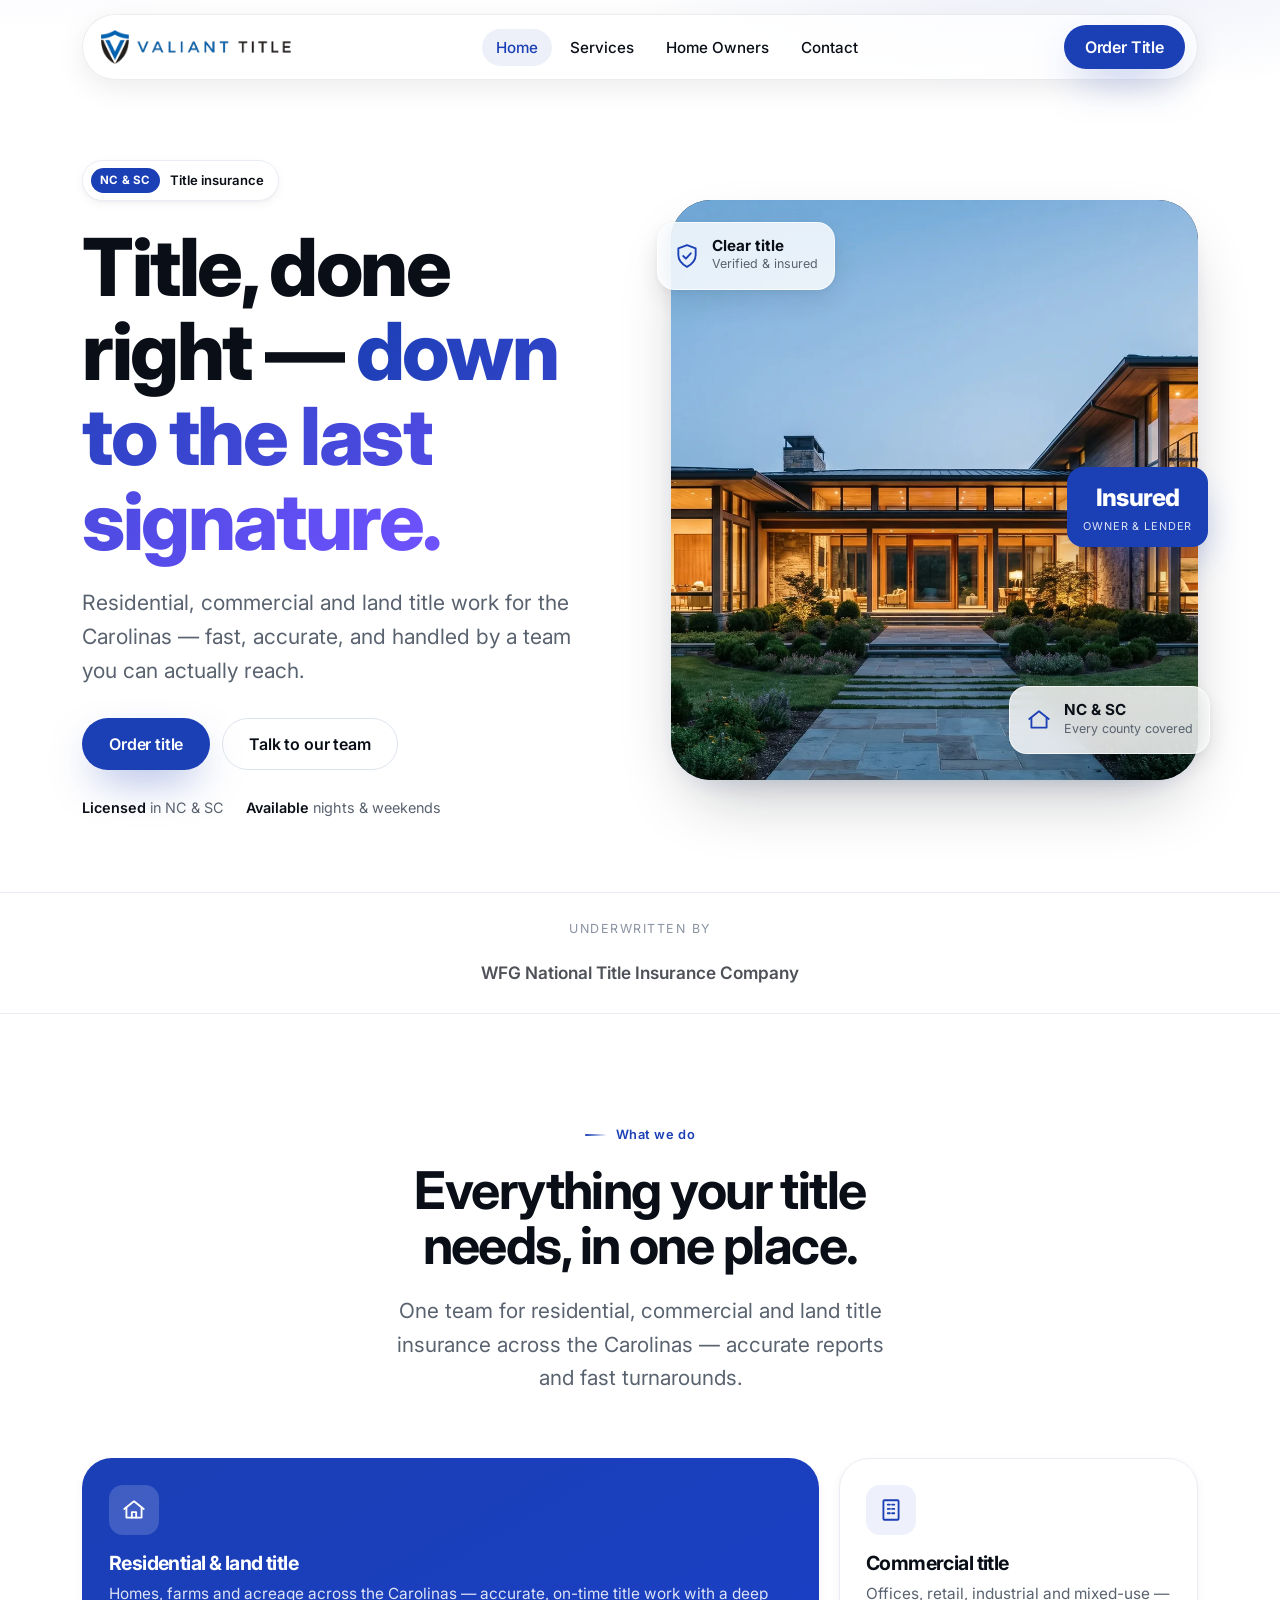
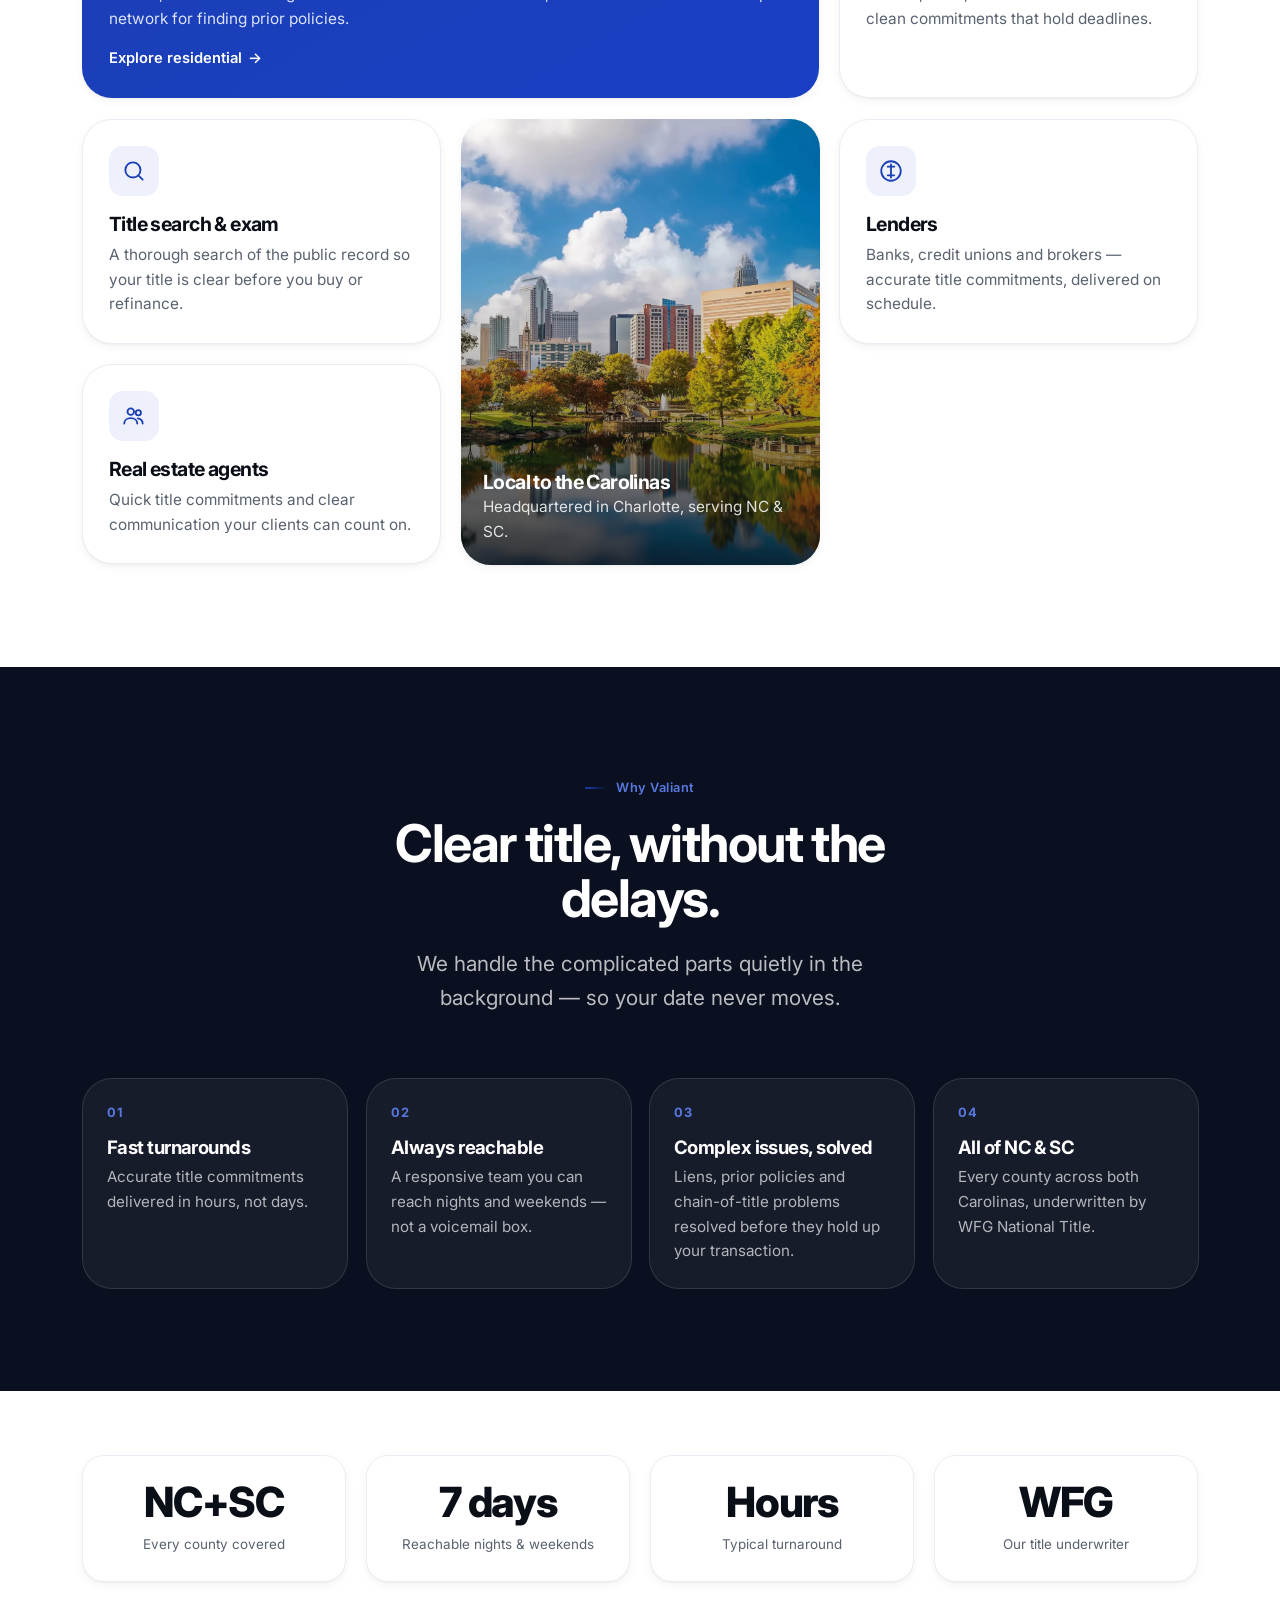
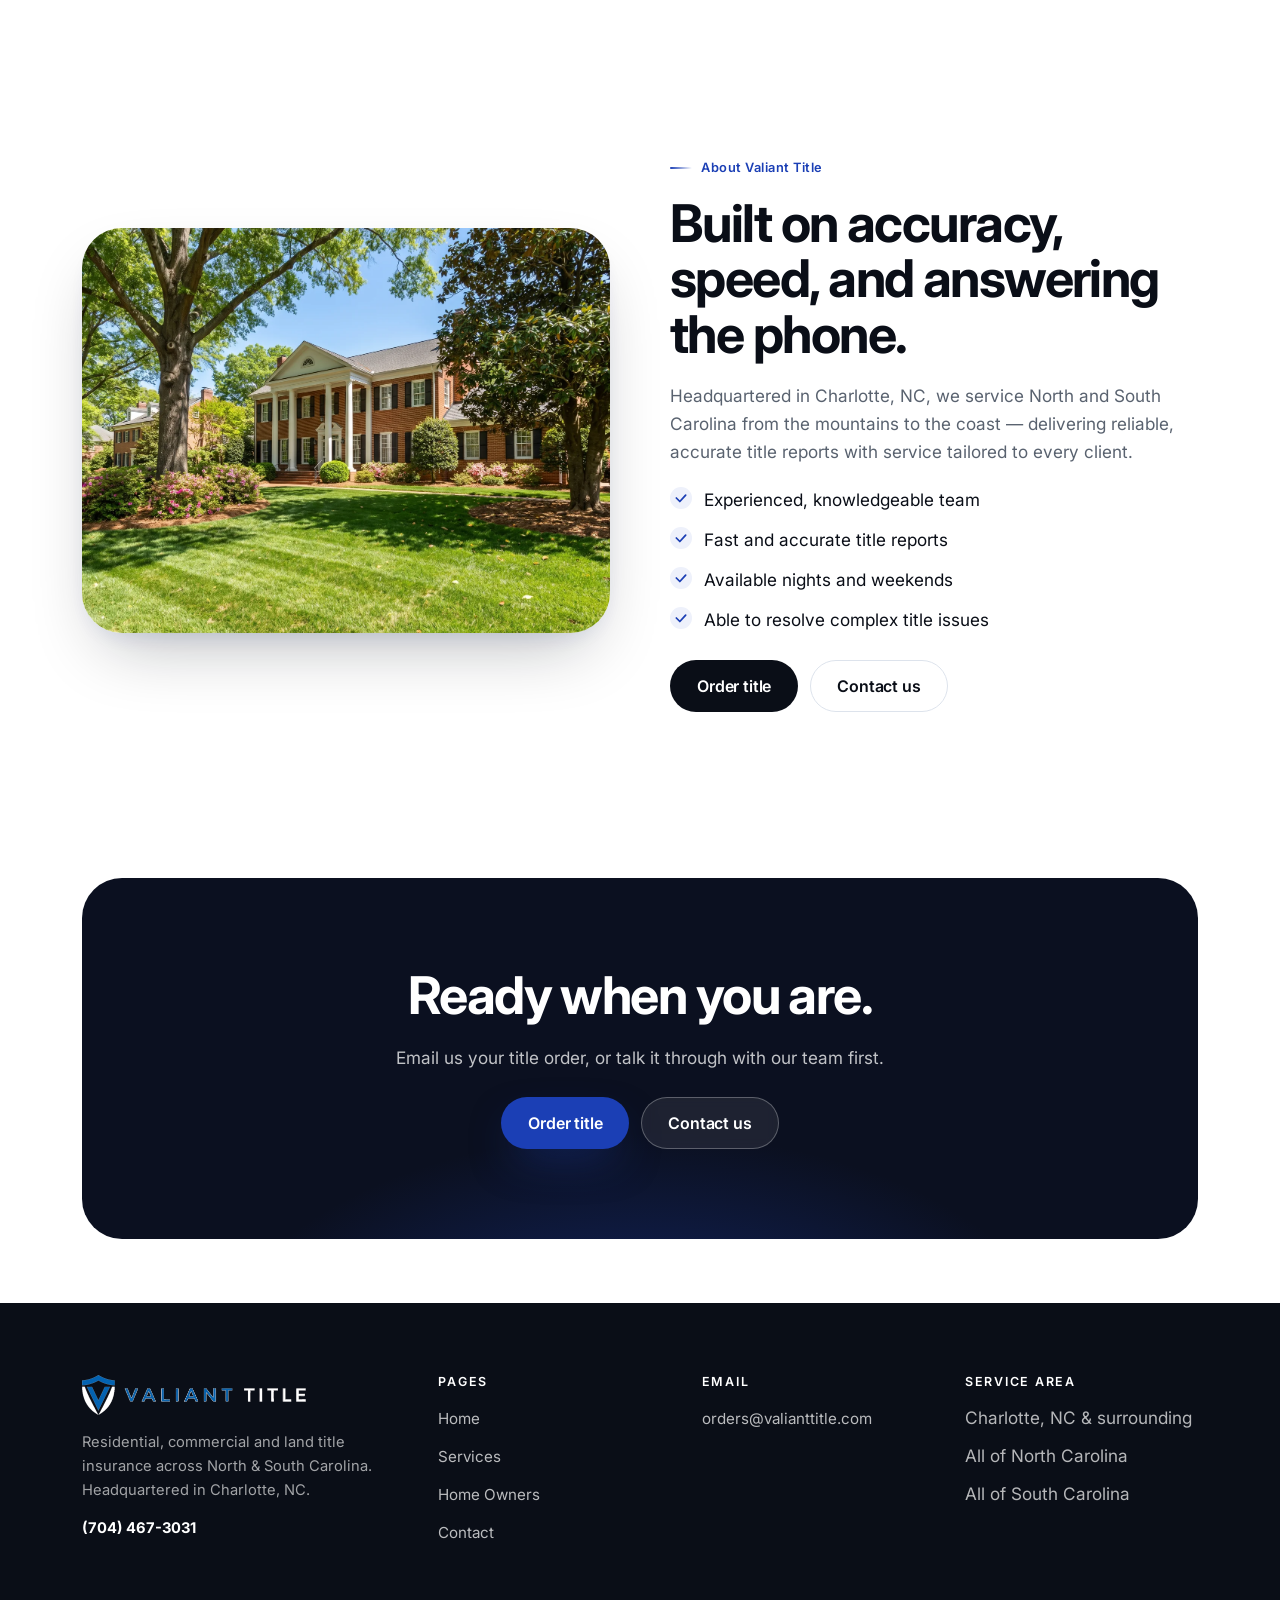
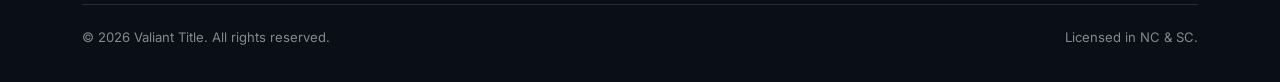
<file: index.html>
<!DOCTYPE html>
<html lang="en">
<head>
  <meta charset="UTF-8">
  <meta name="viewport" content="width=device-width, initial-scale=1, viewport-fit=cover">
  <title>Valiant Title — Title Insurance in NC &amp; SC</title>
  <meta name="description" content="Residential, commercial and land title insurance for North and South Carolina. Fast, accurate title work from a team you can reach nights and weekends. Headquartered in Charlotte, NC.">
  <link rel="canonical" href="https://valianttitle.com/">
  <meta property="og:type" content="website">
  <meta property="og:title" content="Valiant Title — Title Insurance in NC & SC">
  <meta property="og:description" content="Fast, accurate title insurance across the Carolinas.">
  <meta property="og:url" content="https://valianttitle.com/">
  <meta property="og:image" content="https://valianttitle.com/assets/og-home.jpg">
  <meta name="twitter:card" content="summary_large_image">
  <link rel="icon" href="assets/favicon.png" type="image/png">
  <link rel="preconnect" href="https://fonts.googleapis.com">
  <link rel="preconnect" href="https://fonts.gstatic.com" crossorigin>
  <link href="https://fonts.googleapis.com/css2?family=Inter:wght@400;500;600;700;800&display=swap" rel="stylesheet">
  <link rel="stylesheet" href="styles.css">
  <script type="application/ld+json">
  {"@context":"https://schema.org","@type":"LocalBusiness","name":"Valiant Title","url":"https://valianttitle.com/","telephone":"+1-704-467-3031","email":"orders@valianttitle.com","address":{"@type":"PostalAddress","addressLocality":"Charlotte","addressRegion":"NC","addressCountry":"US"},"areaServed":["North Carolina","South Carolina"],"description":"Residential, commercial and land title insurance across the Carolinas."}
  </script>
</head>
<body>

  <header class="site-header">
    <div class="container">
      <div class="nav-shell">
        <a href="index.html" class="brand" aria-label="Valiant Title — Home"><img src="assets/valiant-logo.png" alt="Valiant Title"></a>
        <nav class="nav" aria-label="Primary">
          <ul>
            <li><a href="index.html" aria-current="page">Home</a></li>
            <li><a href="services.html">Services</a></li>
            <li><a href="home-owners.html">Home Owners</a></li>
            <li><a href="contact.html">Contact</a></li>
          </ul>
        </nav>
        <div style="display:flex; align-items:center; gap:10px;">
          <a class="btn btn--primary nav-cta" href="mailto:orders@valianttitle.com?subject=Title%20Order" style="min-height:44px; padding:0 20px;">Order Title</a>
          <button class="nav-toggle" data-nav-toggle aria-label="Open menu" aria-expanded="false"><span></span><span></span><span></span></button>
        </div>
      </div>
    </div>
  </header>

  <div class="m-menu" data-menu aria-hidden="true">
    <div class="container" style="display:flex; flex-direction:column; flex:1;">
      <div class="m-menu__head">
        <a href="index.html" class="brand"><img src="assets/valiant-logo.png" alt="Valiant Title"></a>
        <button class="m-menu__close" data-menu-close aria-label="Close menu">×</button>
      </div>
      <ul class="m-menu__list">
        <li><a href="index.html">Home</a></li>
        <li><a href="services.html">Services</a></li>
        <li><a href="home-owners.html">Home Owners</a></li>
        <li><a href="contact.html">Contact</a></li>
      </ul>
      <div class="m-menu__foot">
        <a class="btn btn--primary" href="mailto:orders@valianttitle.com?subject=Title%20Order">Order Title</a>
        <p class="m-menu__contact">Call <a href="tel:+17044673031">(704) 467-3031</a> &middot; <a href="mailto:orders@valianttitle.com">orders@valianttitle.com</a></p>
      </div>
    </div>
  </div>

  <main>

    <!-- HERO -->
    <section class="hero">
      <div class="container">
        <div class="hero__grid">
          <div data-reveal>
            <span class="hero__kicker"><b>NC &amp; SC</b> Title insurance</span>
            <h1>Title, done right — <span class="grad">down to the last signature.</span></h1>
            <p class="hero__lead">Residential, commercial and land title work for the Carolinas — fast, accurate, and handled by a team you can actually reach.</p>
            <div class="hero__cta btn-row">
              <a class="btn btn--primary" href="mailto:orders@valianttitle.com?subject=Title%20Order">Order title</a>
              <a class="btn btn--ghost" href="contact.html">Talk to our team</a>
            </div>
            <div class="hero__meta">
              <span><b>Licensed</b> in NC &amp; SC</span>
              <span><b>Available</b> nights &amp; weekends</span>
            </div>
          </div>

          <div class="stage" data-reveal data-reveal-d="1">
            <div class="stage__img">
              <img src="assets/hero-home.webp" alt="Modern Carolinas home at twilight with warm interior lights" width="1600" height="1760" fetchpriority="high">
            </div>
            <div class="float-card float-card--tl">
              <svg width="26" height="26" viewBox="0 0 24 24" fill="none" stroke="#1b3fb5" stroke-width="1.7" stroke-linecap="round" stroke-linejoin="round"><path d="M12 2l8 3v6c0 5-3.5 8.5-8 11-4.5-2.5-8-6-8-11V5l8-3z"/><path d="M8.5 12l2.5 2.5 4.5-5"/></svg>
              <div><b>Clear title</b><span>Verified &amp; insured</span></div>
            </div>
            <div class="float-badge"><b>Insured</b><span>Owner &amp; lender</span></div>
            <div class="float-card float-card--br">
              <svg width="26" height="26" viewBox="0 0 24 24" fill="none" stroke="#1b3fb5" stroke-width="1.7" stroke-linecap="round" stroke-linejoin="round"><path d="M3 11l9-7 9 7"/><path d="M5 10v9h14v-9"/></svg>
              <div><b>NC &amp; SC</b><span>Every county covered</span></div>
            </div>
          </div>
        </div>
      </div>
    </section>

    <!-- TRUST STRIP -->
    <div class="trust">
      <div class="container">
        <div class="trust__inner" data-reveal>
          <span class="trust__label">Underwritten by</span>
          <span class="trust__name">WFG National Title Insurance Company</span>
        </div>
      </div>
    </div>

    <!-- BENTO SERVICES -->
    <section class="section" id="services">
      <div class="container">
        <div class="section-head center" data-reveal>
          <p class="eyebrow">What we do</p>
          <h2>Everything your title needs, in one place.</h2>
          <p class="lead">One team for residential, commercial and land title insurance across the Carolinas — accurate reports and fast turnarounds.</p>
        </div>

        <div class="bento">
          <a class="tile tile--blue tile--wide" href="services.html#residential" data-tilt data-reveal>
            <span class="tile__icon"><svg viewBox="0 0 24 24" fill="none" stroke="currentColor" stroke-width="1.7" stroke-linecap="round" stroke-linejoin="round"><path d="M3 11l9-7 9 7"/><path d="M5 10v9h14v-9"/><path d="M10 19v-5h4v5"/></svg></span>
            <h3>Residential &amp; land title</h3>
            <p>Homes, farms and acreage across the Carolinas — accurate, on-time title work with a deep network for finding prior policies.</p>
            <span class="tile__link">Explore residential</span>
          </a>

          <a class="tile" href="services.html#commercial" data-tilt data-reveal data-reveal-d="1">
            <span class="tile__icon"><svg viewBox="0 0 24 24" fill="none" stroke="currentColor" stroke-width="1.7" stroke-linecap="round" stroke-linejoin="round"><rect x="5" y="3" width="14" height="18" rx="1"/><path d="M9 7h2M13 7h2M9 11h2M13 11h2M9 15h2M13 15h2"/></svg></span>
            <h3>Commercial title</h3>
            <p>Offices, retail, industrial and mixed-use — clean commitments that hold deadlines.</p>
          </a>

          <a class="tile" href="services.html#search" data-tilt data-reveal data-reveal-d="2">
            <span class="tile__icon"><svg viewBox="0 0 24 24" fill="none" stroke="currentColor" stroke-width="1.7" stroke-linecap="round" stroke-linejoin="round"><circle cx="11" cy="11" r="7"/><path d="m20 20-3.5-3.5"/></svg></span>
            <h3>Title search &amp; exam</h3>
            <p>A thorough search of the public record so your title is clear before you buy or refinance.</p>
          </a>

          <a class="tile tile--image tile--tall" href="services.html" data-reveal data-reveal-d="1">
            <img src="assets/charlotte.webp" alt="Charlotte, NC skyline">
            <div class="tile__cap"><h3>Local to the Carolinas</h3><p>Headquartered in Charlotte, serving NC &amp; SC.</p></div>
          </a>

          <a class="tile" href="services.html#lenders" data-tilt data-reveal data-reveal-d="2">
            <span class="tile__icon"><svg viewBox="0 0 24 24" fill="none" stroke="currentColor" stroke-width="1.7" stroke-linecap="round" stroke-linejoin="round"><circle cx="12" cy="12" r="9"/><path d="M9 8h6M9 16h6M12 6v12"/></svg></span>
            <h3>Lenders</h3>
            <p>Banks, credit unions and brokers — accurate title commitments, delivered on schedule.</p>
          </a>

          <a class="tile" href="services.html" data-tilt data-reveal data-reveal-d="3">
            <span class="tile__icon"><svg viewBox="0 0 24 24" fill="none" stroke="currentColor" stroke-width="1.7" stroke-linecap="round" stroke-linejoin="round"><circle cx="9" cy="8" r="3"/><circle cx="16" cy="9" r="2.4"/><path d="M3 19c0-3 2.5-5 6-5s6 2 6 5"/><path d="M15.5 14.2c2.4.4 4.5 2 4.5 4.8"/></svg></span>
            <h3>Real estate agents</h3>
            <p>Quick title commitments and clear communication your clients can count on.</p>
          </a>
        </div>
      </div>
    </section>

    <!-- WHY (dark panel) -->
    <section class="panel section" id="why">
      <div class="container">
        <div class="section-head center" data-reveal>
          <p class="eyebrow">Why Valiant</p>
          <h2>Clear title, without the delays.</h2>
          <p class="lead">We handle the complicated parts quietly in the background — so your date never moves.</p>
        </div>
        <div class="glass-grid">
          <div class="glass" data-reveal><div class="glass__num">01</div><h3>Fast turnarounds</h3><p>Accurate title commitments delivered in hours, not days.</p></div>
          <div class="glass" data-reveal data-reveal-d="1"><div class="glass__num">02</div><h3>Always reachable</h3><p>A responsive team you can reach nights and weekends — not a voicemail box.</p></div>
          <div class="glass" data-reveal data-reveal-d="2"><div class="glass__num">03</div><h3>Complex issues, solved</h3><p>Liens, prior policies and chain-of-title problems resolved before they hold up your transaction.</p></div>
          <div class="glass" data-reveal data-reveal-d="3"><div class="glass__num">04</div><h3>All of NC &amp; SC</h3><p>Every county across both Carolinas, underwritten by WFG National Title.</p></div>
        </div>
      </div>
    </section>

    <!-- STATS -->
    <section class="section section--tight">
      <div class="container">
        <div class="stats">
          <div class="stat" data-reveal><b>NC+SC</b><span>Every county covered</span></div>
          <div class="stat" data-reveal data-reveal-d="1"><b>7&nbsp;days</b><span>Reachable nights &amp; weekends</span></div>
          <div class="stat" data-reveal data-reveal-d="2"><b>Hours</b><span>Typical turnaround</span></div>
          <div class="stat" data-reveal data-reveal-d="3"><b>WFG</b><span>Our title underwriter</span></div>
        </div>
      </div>
    </section>

    <!-- SPLIT / ABOUT -->
    <section class="section" id="about">
      <div class="container">
        <div class="split">
          <div class="split__media" data-reveal><img src="assets/home-brick.webp" alt="Established brick home in a Charlotte neighborhood"></div>
          <div data-reveal data-reveal-d="1">
            <p class="eyebrow">About Valiant Title</p>
            <h2>Built on accuracy, speed, and answering the phone.</h2>
            <p class="muted">Headquartered in Charlotte, NC, we service North and South Carolina from the mountains to the coast — delivering reliable, accurate title reports with service tailored to every client.</p>
            <ul class="check">
              <li>Experienced, knowledgeable team</li>
              <li>Fast and accurate title reports</li>
              <li>Available nights and weekends</li>
              <li>Able to resolve complex title issues</li>
            </ul>
            <div class="btn-row">
              <a class="btn btn--dark" href="mailto:orders@valianttitle.com?subject=Title%20Order">Order title</a>
              <a class="btn btn--ghost" href="contact.html">Contact us</a>
            </div>
          </div>
        </div>
      </div>
    </section>

    <!-- CTA -->
    <section class="section section--tight">
      <div class="container">
        <div class="cta" data-reveal>
          <h2>Ready when you are.</h2>
          <p>Email us your title order, or talk it through with our team first.</p>
          <div class="btn-row center" style="margin-top:26px;">
            <a class="btn btn--primary" href="mailto:orders@valianttitle.com?subject=Title%20Order">Order title</a>
            <a class="btn btn--ghost-light" href="contact.html">Contact us</a>
          </div>
        </div>
      </div>
    </section>

  </main>

  <footer class="footer">
    <div class="container">
      <div class="footer__grid">
        <div class="footer__brand">
          <img src="assets/valiant-logo-light.png" alt="Valiant Title">
          <p>Residential, commercial and land title insurance across North &amp; South Carolina. Headquartered in Charlotte, NC.</p>
          <p><strong style="color:#fff;">(704) 467-3031</strong></p>
        </div>
        <div>
          <h4>Pages</h4>
          <ul>
            <li><a href="index.html">Home</a></li>
            <li><a href="services.html">Services</a></li>
            <li><a href="home-owners.html">Home Owners</a></li>
            <li><a href="contact.html">Contact</a></li>
          </ul>
        </div>
        <div>
          <h4>Email</h4>
          <ul>
            <li><a href="mailto:orders@valianttitle.com">orders@valianttitle.com</a></li>
          </ul>
        </div>
        <div>
          <h4>Service Area</h4>
          <ul>
            <li>Charlotte, NC &amp; surrounding</li>
            <li>All of North Carolina</li>
            <li>All of South Carolina</li>
          </ul>
        </div>
      </div>
      <div class="footer__bottom">
        <span>© <span id="year"></span> Valiant Title. All rights reserved.</span>
        <span>Licensed in NC &amp; SC.</span>
      </div>
    </div>
  </footer>

  <script src="main.js" defer></script>
</body>
</html>
</file>
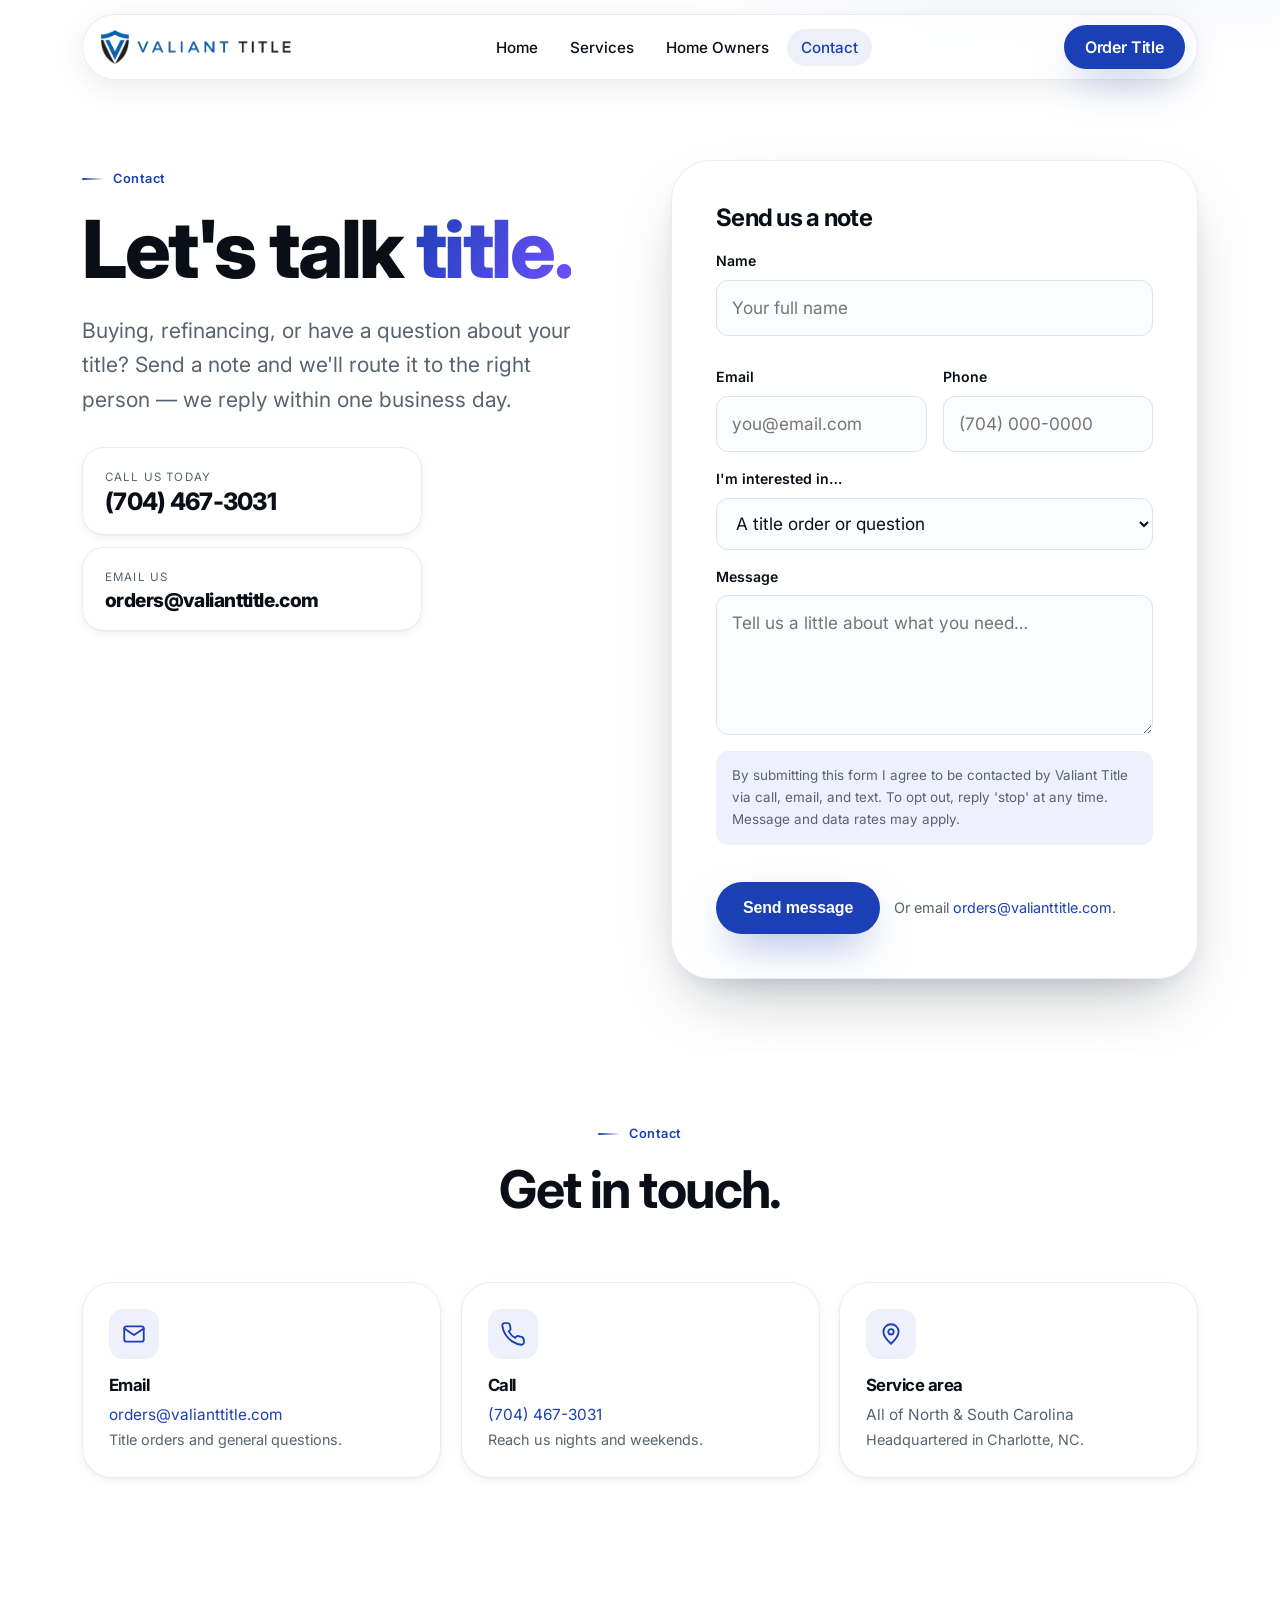
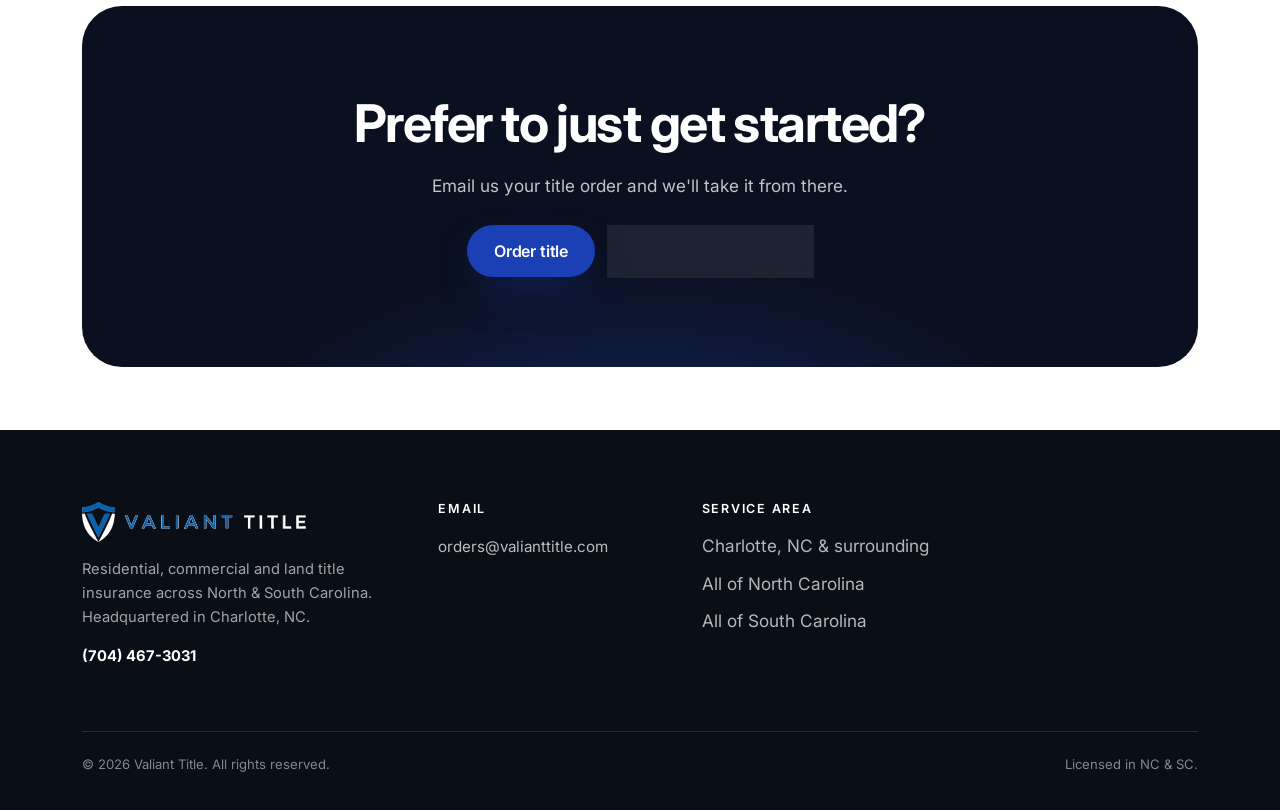
<file: contact.html>
<!DOCTYPE html>
<html lang="en">
<head>
  <meta charset="UTF-8">
  <meta name="viewport" content="width=device-width, initial-scale=1, viewport-fit=cover">
  <title>Contact Valiant Title — Charlotte, NC | Title Insurance</title>
  <meta name="description" content="Reach Valiant Title by phone or email. Serving Charlotte and all of North &amp; South Carolina. Direct contacts for title orders and general questions.">
  <link rel="canonical" href="https://valianttitle.com/contact.html">
  <meta property="og:type" content="website">
  <meta property="og:title" content="Contact Valiant Title — Charlotte, NC">
  <meta property="og:url" content="https://valianttitle.com/contact.html">
  <meta property="og:image" content="https://valianttitle.com/assets/og-contact.jpg">
  <link rel="icon" href="assets/favicon.png" type="image/png">
  <link rel="preconnect" href="https://fonts.googleapis.com">
  <link rel="preconnect" href="https://fonts.gstatic.com" crossorigin>
  <link href="https://fonts.googleapis.com/css2?family=Inter:wght@400;500;600;700;800&display=swap" rel="stylesheet">
  <link rel="stylesheet" href="styles.css">
  <script type="application/ld+json">
  {"@context":"https://schema.org","@type":"LocalBusiness","name":"Valiant Title","url":"https://valianttitle.com/","telephone":"+1-704-467-3031","email":"orders@valianttitle.com","address":{"@type":"PostalAddress","addressLocality":"Charlotte","addressRegion":"NC","addressCountry":"US"},"areaServed":["North Carolina","South Carolina"]}
  </script>
</head>
<body>

  <header class="site-header">
    <div class="container">
      <div class="nav-shell">
        <a href="index.html" class="brand" aria-label="Valiant Title — Home"><img src="assets/valiant-logo.png" alt="Valiant Title"></a>
        <nav class="nav" aria-label="Primary">
          <ul>
            <li><a href="index.html">Home</a></li>
            <li><a href="services.html">Services</a></li>
            <li><a href="home-owners.html">Home Owners</a></li>
            <li><a href="contact.html" aria-current="page">Contact</a></li>
          </ul>
        </nav>
        <div style="display:flex; align-items:center; gap:10px;">
          <a class="btn btn--primary nav-cta" href="mailto:orders@valianttitle.com?subject=Title%20Order" style="min-height:44px; padding:0 20px;">Order Title</a>
          <button class="nav-toggle" data-nav-toggle aria-label="Open menu" aria-expanded="false"><span></span><span></span><span></span></button>
        </div>
      </div>
    </div>
  </header>

  <div class="m-menu" data-menu aria-hidden="true">
    <div class="container" style="display:flex; flex-direction:column; flex:1;">
      <div class="m-menu__head">
        <a href="index.html" class="brand"><img src="assets/valiant-logo.png" alt="Valiant Title"></a>
        <button class="m-menu__close" data-menu-close aria-label="Close menu">×</button>
      </div>
      <ul class="m-menu__list">
        <li><a href="index.html">Home</a></li>
        <li><a href="services.html">Services</a></li>
        <li><a href="home-owners.html">Home Owners</a></li>
        <li><a href="contact.html">Contact</a></li>
      </ul>
      <div class="m-menu__foot">
        <a class="btn btn--primary" href="mailto:orders@valianttitle.com?subject=Title%20Order">Order Title</a>
        <p class="m-menu__contact">Call <a href="tel:+17044673031">(704) 467-3031</a> &middot; <a href="mailto:orders@valianttitle.com">orders@valianttitle.com</a></p>
      </div>
    </div>
  </div>

  <main>

    <!-- Hero + form -->
    <section class="hero">
      <div class="container">
        <div class="hero__grid" style="align-items:start;">
          <div data-reveal>
            <p class="eyebrow">Contact</p>
            <h1>Let's talk <span class="grad">title.</span></h1>
            <p class="hero__lead">Buying, refinancing, or have a question about your title? Send a note and we'll route it to the right person — we reply within one business day.</p>
            <div class="stats" style="grid-template-columns:1fr; gap:12px; margin-top:8px; max-width:340px;">
              <div class="stat" style="text-align:left; padding:20px 22px;"><span style="margin:0 0 4px; text-transform:uppercase; letter-spacing:.1em; font-size:.72rem;">Call us today</span><b style="font-size:1.5rem;"><a href="tel:+17044673031" style="color:var(--ink);">(704) 467-3031</a></b></div>
              <div class="stat" style="text-align:left; padding:20px 22px;"><span style="margin:0 0 4px; text-transform:uppercase; letter-spacing:.1em; font-size:.72rem;">Email us</span><b style="font-size:1.2rem;"><a href="mailto:orders@valianttitle.com" style="color:var(--ink);">orders@valianttitle.com</a></b></div>
            </div>
          </div>

          <div class="form-card" data-reveal data-reveal-d="1">
            <h2 style="font-size:1.5rem; margin-bottom:20px;">Send us a note</h2>
            <form class="form" action="mailto:orders@valianttitle.com" method="POST" enctype="text/plain" aria-label="Contact form">
              <div class="field field--full"><label for="ct-name">Name</label><input id="ct-name" name="Name" type="text" required autocomplete="name" placeholder="Your full name"></div>
              <div class="form-grid">
                <div class="field"><label for="ct-email">Email</label><input id="ct-email" name="Email" type="email" required autocomplete="email" placeholder="you@email.com"></div>
                <div class="field"><label for="ct-phone">Phone</label><input id="ct-phone" name="Phone Number" type="tel" autocomplete="tel" placeholder="(704) 000-0000"></div>
              </div>
              <div class="field field--full"><label for="ct-topic">I'm interested in…</label>
                <select id="ct-topic" name="Topic"><option>A title order or question</option><option>Home owner / buyer question</option><option>Commercial transaction</option><option>Something else</option></select>
              </div>
              <div class="field field--full"><label for="ct-message">Message</label><textarea id="ct-message" name="Message" required placeholder="Tell us a little about what you need…"></textarea></div>
              <p class="form-note">By submitting this form I agree to be contacted by Valiant Title via call, email, and text. To opt out, reply 'stop' at any time. Message and data rates may apply.</p>
              <div class="form-actions"><button type="submit" class="btn btn--primary">Send message</button><span class="muted" style="font-size:.9rem;">Or email <a href="mailto:orders@valianttitle.com">orders@valianttitle.com</a>.</span></div>
            </form>
          </div>
        </div>
      </div>
    </section>

    <!-- Direct lines -->
    <section class="section section--tight">
      <div class="container">
        <div class="section-head center" data-reveal>
          <p class="eyebrow">Contact</p>
          <h2>Get in touch.</h2>
        </div>
        <div class="bento">
          <div class="tile" data-tilt data-reveal>
            <span class="tile__icon"><svg viewBox="0 0 24 24" fill="none" stroke="currentColor" stroke-width="1.7" stroke-linecap="round" stroke-linejoin="round"><rect x="3" y="5" width="18" height="14" rx="2"/><path d="m3 7 9 6 9-6"/></svg></span>
            <h3 style="font-size:1.05rem;">Email</h3>
            <p><a href="mailto:orders@valianttitle.com">orders@valianttitle.com</a></p>
            <p class="muted" style="font-size:.9rem;">Title orders and general questions.</p>
          </div>
          <div class="tile" data-tilt data-reveal data-reveal-d="1">
            <span class="tile__icon"><svg viewBox="0 0 24 24" fill="none" stroke="currentColor" stroke-width="1.7" stroke-linecap="round" stroke-linejoin="round"><path d="M22 16.9v3a2 2 0 0 1-2.2 2 19.8 19.8 0 0 1-8.6-3.1 19.5 19.5 0 0 1-6-6 19.8 19.8 0 0 1-3.1-8.7A2 2 0 0 1 4.1 2h3a2 2 0 0 1 2 1.7c.1.9.3 1.8.6 2.7a2 2 0 0 1-.5 2.1L8 9.6a16 16 0 0 0 6 6l1.1-1.1a2 2 0 0 1 2.1-.5c.9.3 1.8.5 2.7.6a2 2 0 0 1 1.7 2Z"/></svg></span>
            <h3 style="font-size:1.05rem;">Call</h3>
            <p><a href="tel:+17044673031">(704) 467-3031</a></p>
            <p class="muted" style="font-size:.9rem;">Reach us nights and weekends.</p>
          </div>
          <div class="tile" data-tilt data-reveal data-reveal-d="2">
            <span class="tile__icon"><svg viewBox="0 0 24 24" fill="none" stroke="currentColor" stroke-width="1.7" stroke-linecap="round" stroke-linejoin="round"><path d="M12 21s-7-6.3-7-11a7 7 0 0 1 14 0c0 4.7-7 11-7 11Z"/><circle cx="12" cy="10" r="2.5"/></svg></span>
            <h3 style="font-size:1.05rem;">Service area</h3>
            <p>All of North &amp; South Carolina</p>
            <p class="muted" style="font-size:.9rem;">Headquartered in Charlotte, NC.</p>
          </div>
        </div>
      </div>
    </section>

    <!-- CTA -->
    <section class="section section--tight">
      <div class="container">
        <div class="cta" data-reveal>
          <h2>Prefer to just get started?</h2>
          <p>Email us your title order and we'll take it from there.</p>
          <div class="btn-row center" style="margin-top:26px;">
            <a class="btn btn--primary" href="mailto:orders@valianttitle.com?subject=Title%20Order">Order title</a>
            <a class="btn btn--ghost-light" href="tel:+17044673031">Call (704) 467-3031</a>
          </div>
        </div>
      </div>
    </section>

  </main>

  <footer class="footer">
    <div class="container">
      <div class="footer__grid">
        <div class="footer__brand">
          <img src="assets/valiant-logo-light.png" alt="Valiant Title">
          <p>Residential, commercial and land title insurance across North &amp; South Carolina. Headquartered in Charlotte, NC.</p>
          <p><strong style="color:#fff;">(704) 467-3031</strong></p>
        </div>
        <div><h4>Email</h4><ul><li><a href="mailto:orders@valianttitle.com">orders@valianttitle.com</a></li></ul></div>
        <div><h4>Service Area</h4><ul><li>Charlotte, NC &amp; surrounding</li><li>All of North Carolina</li><li>All of South Carolina</li></ul></div>
      </div>
      <div class="footer__bottom"><span>© <span id="year"></span> Valiant Title. All rights reserved.</span><span>Licensed in NC &amp; SC.</span></div>
    </div>
  </footer>

  <script src="main.js" defer></script>
</body>
</html>
</file>
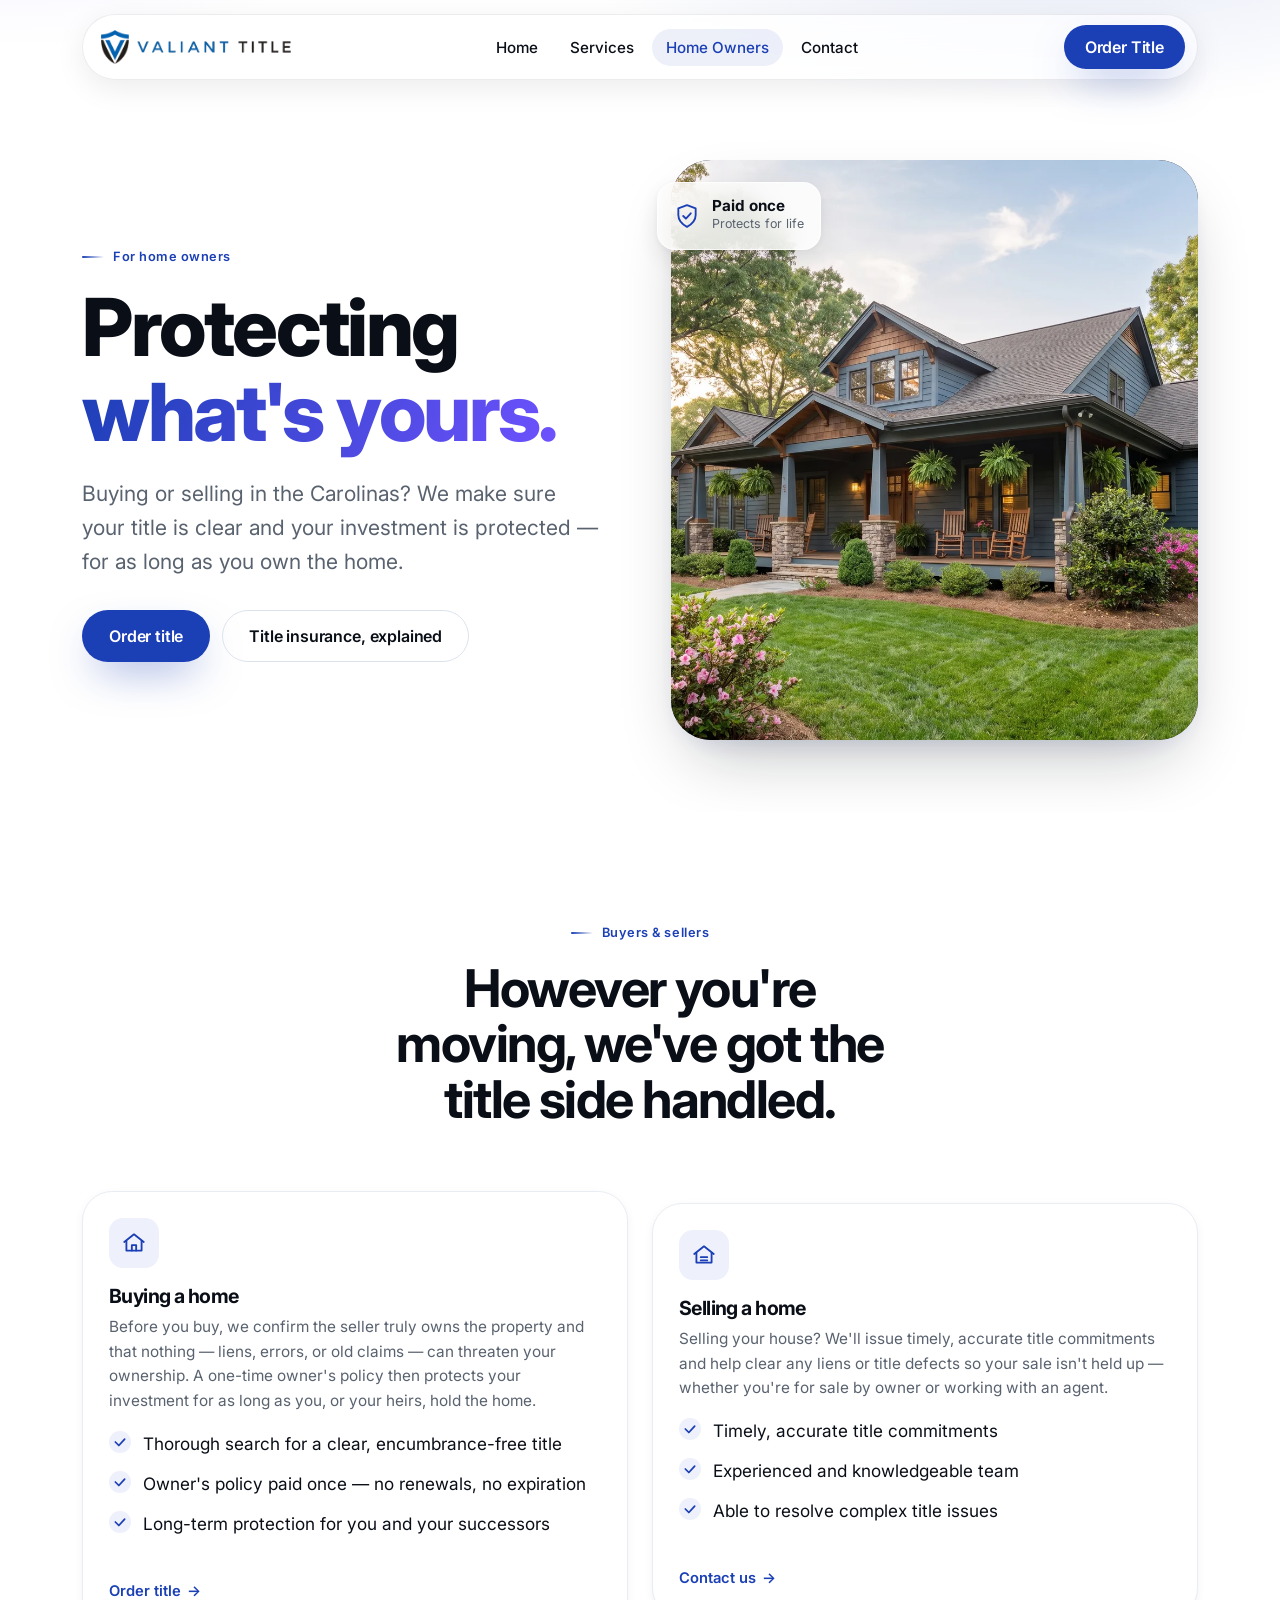
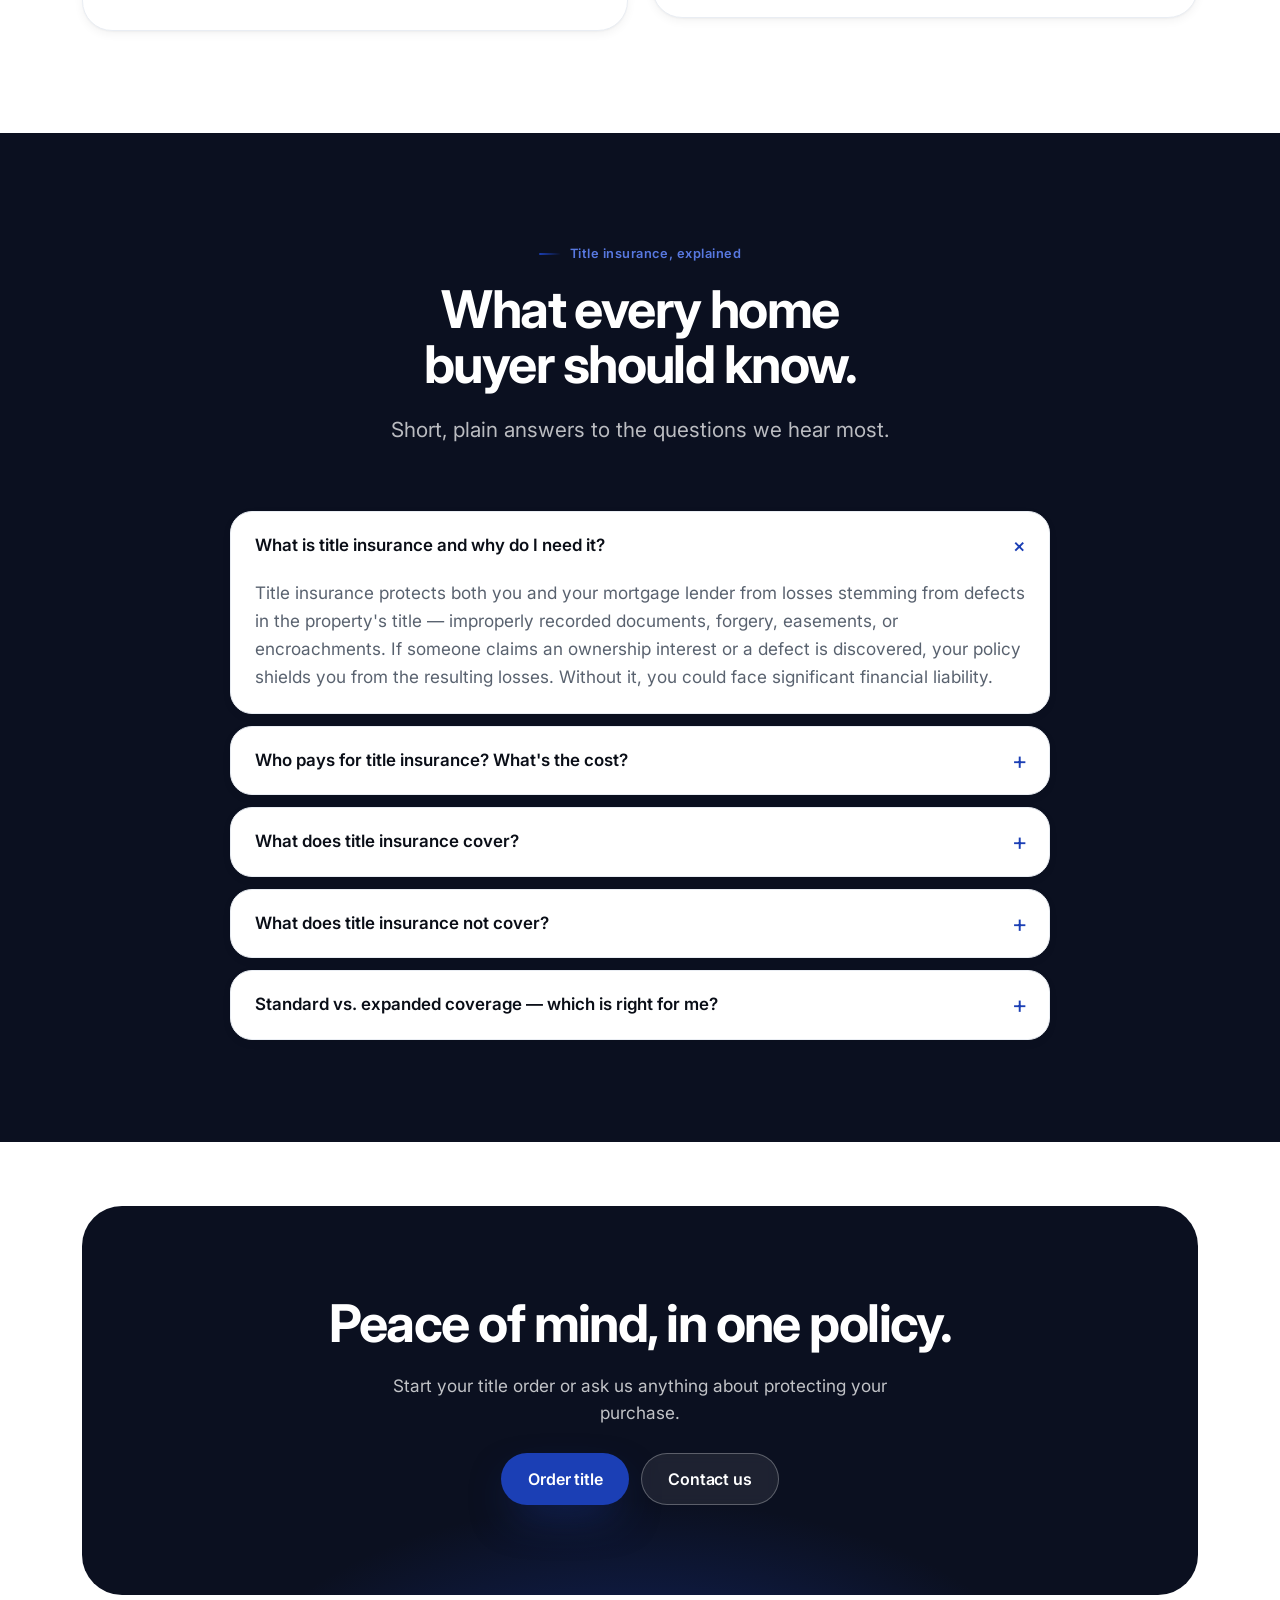
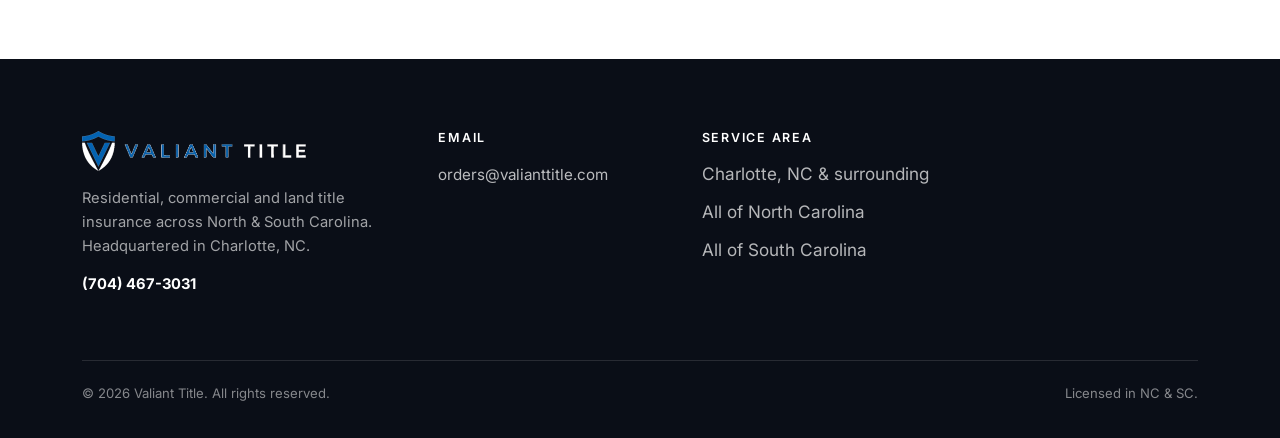
<file: home-owners.html>
<!DOCTYPE html>
<html lang="en">
<head>
  <meta charset="UTF-8">
  <meta name="viewport" content="width=device-width, initial-scale=1, viewport-fit=cover">
  <title>Home Owners — Title Insurance for Buyers &amp; Sellers | Valiant Title</title>
  <meta name="description" content="Buying or selling in North or South Carolina? What title insurance is, who pays, what it covers — and why Valiant Title is the right partner for your title insurance.">
  <link rel="canonical" href="https://valianttitle.com/home-owners.html">
  <meta property="og:type" content="website">
  <meta property="og:title" content="Home Owners | Valiant Title">
  <meta property="og:description" content="Buyer & seller resources and title insurance, explained simply.">
  <meta property="og:url" content="https://valianttitle.com/home-owners.html">
  <meta property="og:image" content="https://valianttitle.com/assets/og-home-owners.jpg">
  <meta name="twitter:card" content="summary_large_image">
  <link rel="icon" href="assets/favicon.png" type="image/png">
  <link rel="preconnect" href="https://fonts.googleapis.com">
  <link rel="preconnect" href="https://fonts.gstatic.com" crossorigin>
  <link href="https://fonts.googleapis.com/css2?family=Inter:wght@400;500;600;700;800&display=swap" rel="stylesheet">
  <link rel="stylesheet" href="styles.css">
  <script type="application/ld+json">
  {"@context":"https://schema.org","@type":"FAQPage","mainEntity":[
    {"@type":"Question","name":"What is title insurance and why do I need it?","acceptedAnswer":{"@type":"Answer","text":"Title insurance protects you and your mortgage lender from losses stemming from defects in the property's title — improperly recorded documents, forgery, easements, encroachments and similar issues that could threaten your ownership."}},
    {"@type":"Question","name":"Who pays for title insurance and what does it cost?","acceptedAnswer":{"@type":"Answer","text":"Title insurance is a one-time, up-front fee. An owner's policy is based on the home's purchase price; a lender's policy is based on the loan amount. Both together usually cost about 0.5%–1.0% of the purchase price ($1,500–$3,000 on a $300,000 home, per ALTA). The buyer typically pays the lender's policy; either party can pay for the owner's policy."}},
    {"@type":"Question","name":"What does title insurance cover?","acceptedAnswer":{"@type":"Answer","text":"Survey errors, boundary disputes, deed errors, building-code violations by a previous owner, conflicting wills, claims by an ex-spouse who didn't sign off, forged documents, liens from contractors or previous lenders, encroachments, and improperly recorded documents."}},
    {"@type":"Question","name":"What does title insurance not cover?","acceptedAnswer":{"@type":"Answer","text":"It does not protect against issues newly created after you buy — such as failing to pay a contractor or your property taxes — or against eminent domain. It protects against issues that existed before you bought the property."}}
  ]}
  </script>
</head>
<body>

  <header class="site-header">
    <div class="container">
      <div class="nav-shell">
        <a href="index.html" class="brand" aria-label="Valiant Title — Home"><img src="assets/valiant-logo.png" alt="Valiant Title"></a>
        <nav class="nav" aria-label="Primary">
          <ul>
            <li><a href="index.html">Home</a></li>
            <li><a href="services.html">Services</a></li>
            <li><a href="home-owners.html" aria-current="page">Home Owners</a></li>
            <li><a href="contact.html">Contact</a></li>
          </ul>
        </nav>
        <div style="display:flex; align-items:center; gap:10px;">
          <a class="btn btn--primary nav-cta" href="mailto:orders@valianttitle.com?subject=Title%20Order" style="min-height:44px; padding:0 20px;">Order Title</a>
          <button class="nav-toggle" data-nav-toggle aria-label="Open menu" aria-expanded="false"><span></span><span></span><span></span></button>
        </div>
      </div>
    </div>
  </header>

  <div class="m-menu" data-menu aria-hidden="true">
    <div class="container" style="display:flex; flex-direction:column; flex:1;">
      <div class="m-menu__head">
        <a href="index.html" class="brand"><img src="assets/valiant-logo.png" alt="Valiant Title"></a>
        <button class="m-menu__close" data-menu-close aria-label="Close menu">×</button>
      </div>
      <ul class="m-menu__list">
        <li><a href="index.html">Home</a></li>
        <li><a href="services.html">Services</a></li>
        <li><a href="home-owners.html">Home Owners</a></li>
        <li><a href="contact.html">Contact</a></li>
      </ul>
      <div class="m-menu__foot">
        <a class="btn btn--primary" href="mailto:orders@valianttitle.com?subject=Title%20Order">Order Title</a>
        <p class="m-menu__contact">Call <a href="tel:+17044673031">(704) 467-3031</a> &middot; <a href="mailto:orders@valianttitle.com">orders@valianttitle.com</a></p>
      </div>
    </div>
  </div>

  <main>

    <!-- Hero -->
    <section class="hero">
      <div class="container">
        <div class="hero__grid">
          <div data-reveal>
            <p class="eyebrow">For home owners</p>
            <h1>Protecting <span class="grad">what's yours.</span></h1>
            <p class="hero__lead">Buying or selling in the Carolinas? We make sure your title is clear and your investment is protected — for as long as you own the home.</p>
            <div class="btn-row">
              <a class="btn btn--primary" href="mailto:orders@valianttitle.com?subject=Title%20Order">Order title</a>
              <a class="btn btn--ghost" href="#learn">Title insurance, explained</a>
            </div>
          </div>
          <div class="stage" data-reveal data-reveal-d="1">
            <div class="stage__img"><img src="assets/homeowners.webp" alt="Craftsman-style home with a covered front porch"></div>
            <div class="float-card float-card--tl">
              <svg width="26" height="26" viewBox="0 0 24 24" fill="none" stroke="#1b3fb5" stroke-width="1.7" stroke-linecap="round" stroke-linejoin="round"><path d="M12 2l8 3v6c0 5-3.5 8.5-8 11-4.5-2.5-8-6-8-11V5l8-3z"/><path d="M8.5 12l2.5 2.5 4.5-5"/></svg>
              <div><b>Paid once</b><span>Protects for life</span></div>
            </div>
          </div>
        </div>
      </div>
    </section>

    <!-- Buyers & sellers -->
    <section class="section" id="buyers">
      <div class="container">
        <div class="section-head center" data-reveal>
          <p class="eyebrow">Buyers &amp; sellers</p>
          <h2>However you're moving, we've got the title side handled.</h2>
        </div>
        <div class="bento" style="grid-template-columns: 1fr;">
          <div class="split" style="gap:24px;">
            <div class="tile" data-tilt data-reveal>
              <span class="tile__icon"><svg viewBox="0 0 24 24" fill="none" stroke="currentColor" stroke-width="1.7" stroke-linecap="round" stroke-linejoin="round"><path d="M3 11l9-7 9 7"/><path d="M5 10v9h14v-9"/><path d="M10 19v-5h4v5"/></svg></span>
              <h3>Buying a home</h3>
              <p>Before you buy, we confirm the seller truly owns the property and that nothing — liens, errors, or old claims — can threaten your ownership. A one-time owner's policy then protects your investment for as long as you, or your heirs, hold the home.</p>
              <ul class="check" style="margin-top:16px;">
                <li>Thorough search for a clear, encumbrance-free title</li>
                <li>Owner's policy paid once — no renewals, no expiration</li>
                <li>Long-term protection for you and your successors</li>
              </ul>
              <a class="tile__link" href="mailto:orders@valianttitle.com?subject=Title%20Order">Order title</a>
            </div>
            <div class="tile" data-tilt data-reveal data-reveal-d="1">
              <span class="tile__icon"><svg viewBox="0 0 24 24" fill="none" stroke="currentColor" stroke-width="1.7" stroke-linecap="round" stroke-linejoin="round"><path d="M3 11l9-7 9 7"/><path d="M5 10v9h14v-9"/><path d="M9 14h6M9 17h6"/></svg></span>
              <h3>Selling a home</h3>
              <p>Selling your house? We'll issue timely, accurate title commitments and help clear any liens or title defects so your sale isn't held up — whether you're for sale by owner or working with an agent.</p>
              <ul class="check" style="margin-top:16px;">
                <li>Timely, accurate title commitments</li>
                <li>Experienced and knowledgeable team</li>
                <li>Able to resolve complex title issues</li>
              </ul>
              <a class="tile__link" href="contact.html">Contact us</a>
            </div>
          </div>
        </div>
      </div>
    </section>

    <!-- FAQ -->
    <section class="section panel" id="learn">
      <div class="container">
        <div class="section-head center" data-reveal>
          <p class="eyebrow">Title insurance, explained</p>
          <h2>What every home buyer should know.</h2>
          <p class="lead">Short, plain answers to the questions we hear most.</p>
        </div>
        <div class="acc" data-reveal>
          <details open>
            <summary>What is title insurance and why do I need it?</summary>
            <div class="acc__body"><p>Title insurance protects both you and your mortgage lender from losses stemming from defects in the property's title — improperly recorded documents, forgery, easements, or encroachments. If someone claims an ownership interest or a defect is discovered, your policy shields you from the resulting losses. Without it, you could face significant financial liability.</p></div>
          </details>
          <details>
            <summary>Who pays for title insurance? What's the cost?</summary>
            <div class="acc__body"><p>It's a one-time, up-front fee — not an ongoing expense. An owner's policy is based on the home's purchase price; a lender's policy on the loan amount. Together they usually run about 0.5%–1.0% of the purchase price ($1,500–$3,000 on a $300,000 home, per ALTA). In NC and SC the price is the same at every title company — so choose a reputable one. Estimate your cost with the <a href="http://facc.firstam.com/" target="_blank" rel="noopener noreferrer">rate calculator</a>.</p></div>
          </details>
          <details>
            <summary>What does title insurance cover?</summary>
            <div class="acc__body"><p>An owner's policy can protect you against survey errors, boundary disputes, deed errors, building-code violations by a previous owner, conflicting wills, claims by an ex-spouse who didn't sign off on the sale, forged documents, liens from contractors or previous lenders, encroachments, and improperly recorded documents.</p></div>
          </details>
          <details>
            <summary>What does title insurance not cover?</summary>
            <div class="acc__body"><p>It doesn't protect against issues newly created after you buy — like failing to pay a contractor or your property taxes — or against eminent domain. It protects against issues that existed before you purchased and might have affected your decision to buy.</p></div>
          </details>
          <details>
            <summary>Standard vs. expanded coverage — which is right for me?</summary>
            <div class="acc__body"><p>A standard owner's policy covers most common defects. An expanded (or "enhanced") policy adds protection for risks like post-policy forgery, identity theft and certain building-permit issues, and may increase coverage as your home appreciates. We'll walk through your options and recommend what fits.</p></div>
          </details>
        </div>
      </div>
    </section>

    <!-- CTA -->
    <section class="section section--tight">
      <div class="container">
        <div class="cta" data-reveal>
          <h2>Peace of mind, in one policy.</h2>
          <p>Start your title order or ask us anything about protecting your purchase.</p>
          <div class="btn-row center" style="margin-top:26px;">
            <a class="btn btn--primary" href="mailto:orders@valianttitle.com?subject=Title%20Order">Order title</a>
            <a class="btn btn--ghost-light" href="contact.html">Contact us</a>
          </div>
        </div>
      </div>
    </section>

  </main>

  <footer class="footer">
    <div class="container">
      <div class="footer__grid">
        <div class="footer__brand">
          <img src="assets/valiant-logo-light.png" alt="Valiant Title">
          <p>Residential, commercial and land title insurance across North &amp; South Carolina. Headquartered in Charlotte, NC.</p>
          <p><strong style="color:#fff;">(704) 467-3031</strong></p>
        </div>
        <div><h4>Email</h4><ul><li><a href="mailto:orders@valianttitle.com">orders@valianttitle.com</a></li></ul></div>
        <div><h4>Service Area</h4><ul><li>Charlotte, NC &amp; surrounding</li><li>All of North Carolina</li><li>All of South Carolina</li></ul></div>
      </div>
      <div class="footer__bottom"><span>© <span id="year"></span> Valiant Title. All rights reserved.</span><span>Licensed in NC &amp; SC.</span></div>
    </div>
  </footer>

  <script src="main.js" defer></script>
</body>
</html>
</file>
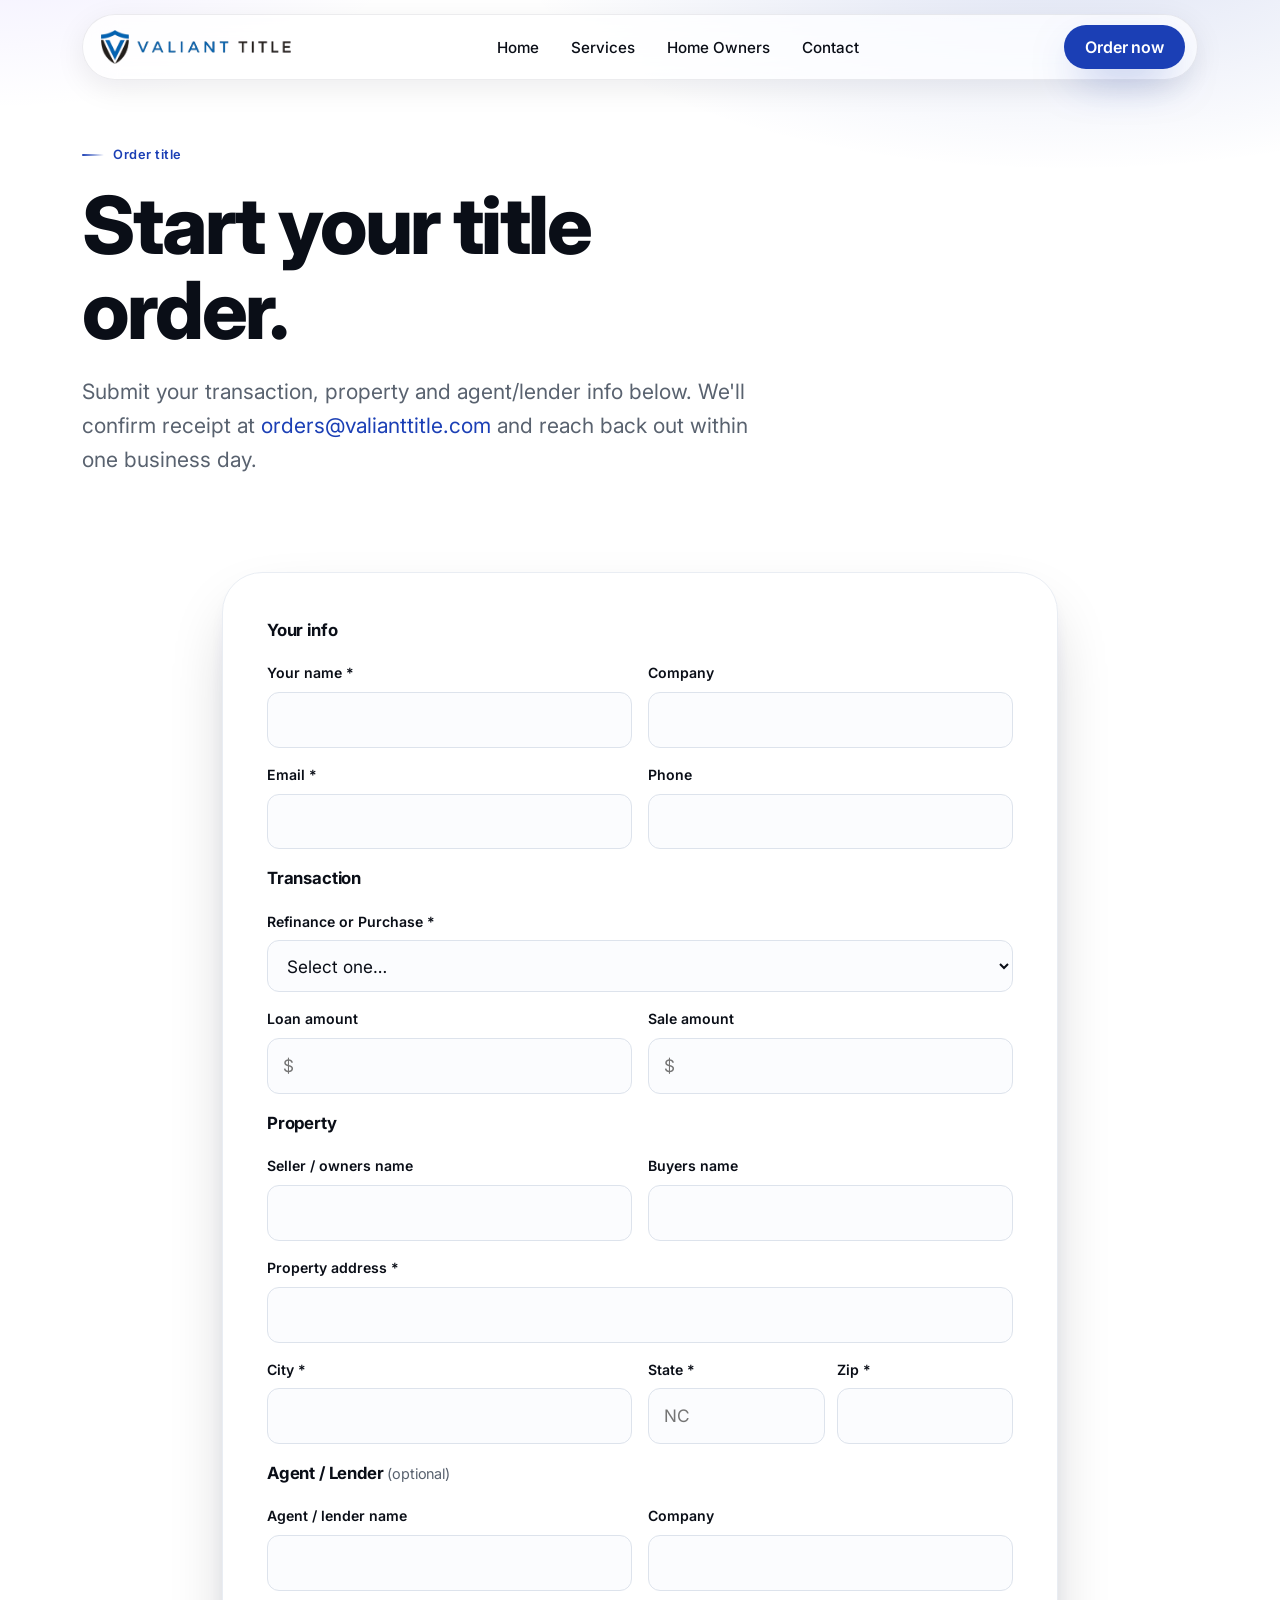
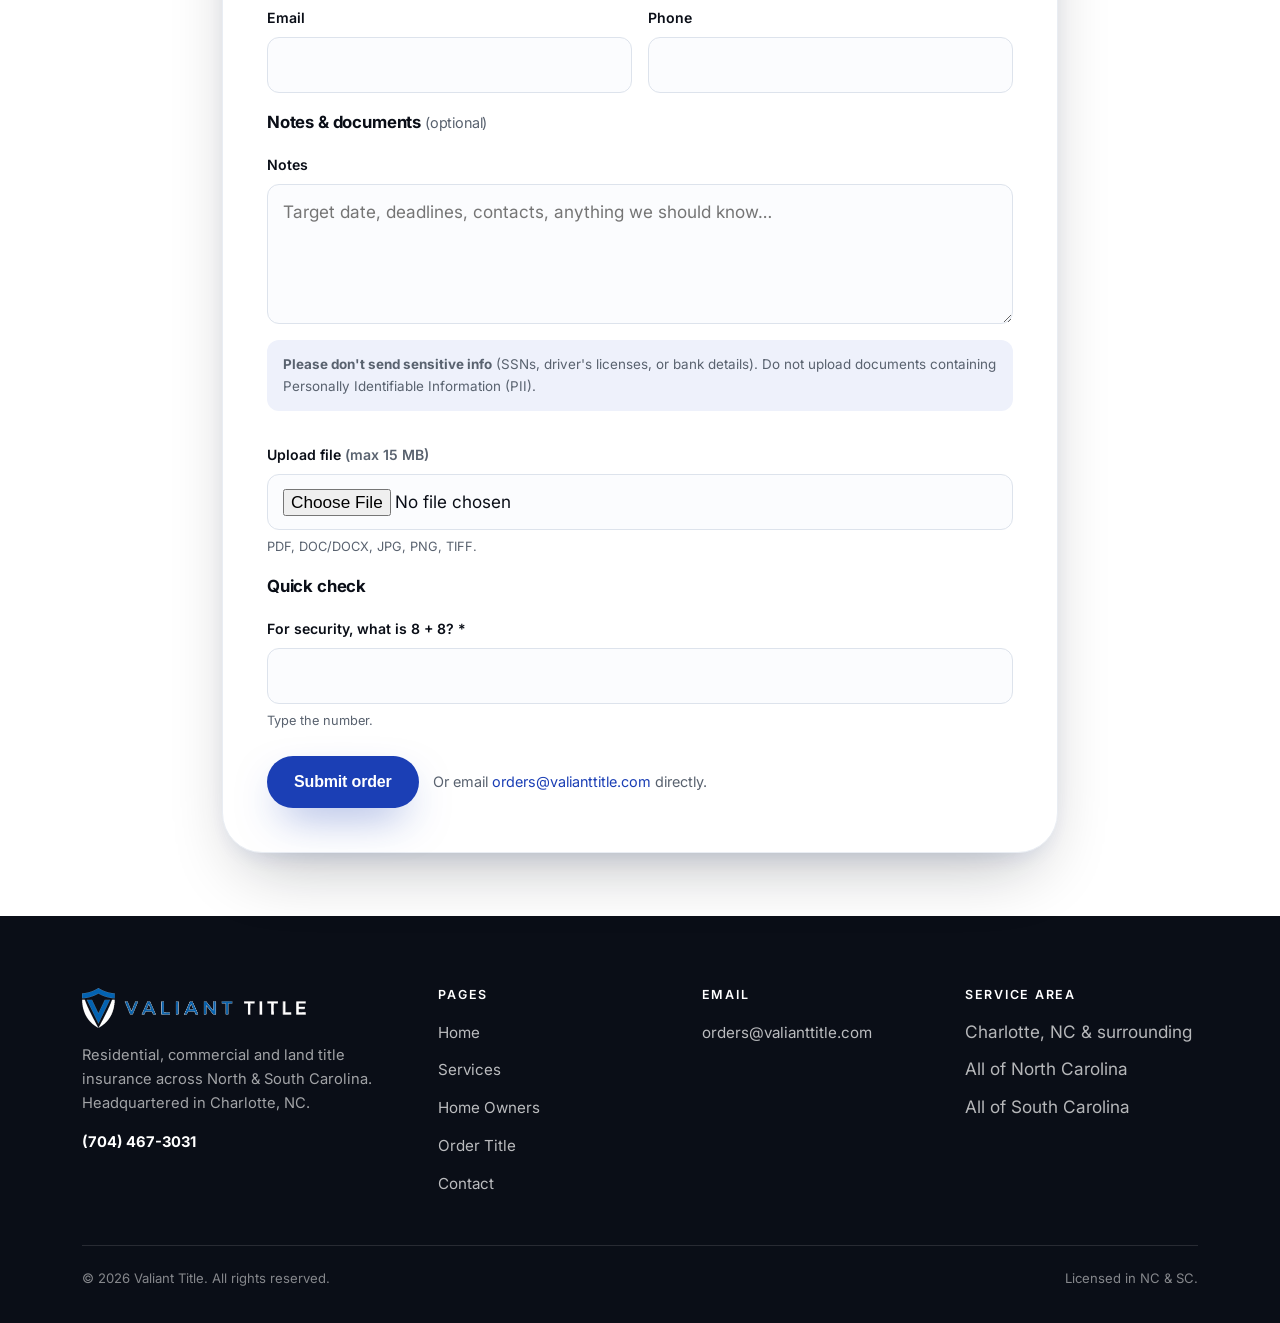
<file: order-title.html>
<!DOCTYPE html>
<html lang="en">
<head>
  <meta charset="UTF-8">
  <meta name="viewport" content="width=device-width, initial-scale=1, viewport-fit=cover">
  <title>Order Title — Submit a Title Request | Valiant Title</title>
  <meta name="description" content="Submit a new title order to Valiant Title. Send your transaction, property and agent/lender details to start your title order in NC or SC.">
  <link rel="canonical" href="https://valianttitle.com/order-title.html">
  <meta name="robots" content="noindex, follow">
  <meta property="og:title" content="Order Title | Valiant Title">
  <meta property="og:url" content="https://valianttitle.com/order-title.html">
  <link rel="icon" href="assets/favicon.png" type="image/png">
  <link rel="preconnect" href="https://fonts.googleapis.com">
  <link rel="preconnect" href="https://fonts.gstatic.com" crossorigin>
  <link href="https://fonts.googleapis.com/css2?family=Inter:wght@400;500;600;700;800&display=swap" rel="stylesheet">
  <link rel="stylesheet" href="styles.css">
</head>
<body>

  <header class="site-header">
    <div class="container">
      <div class="nav-shell">
        <a href="index.html" class="brand" aria-label="Valiant Title — Home"><img src="assets/valiant-logo.png" alt="Valiant Title"></a>
        <nav class="nav" aria-label="Primary">
          <ul>
            <li><a href="index.html">Home</a></li>
            <li><a href="services.html">Services</a></li>
            <li><a href="home-owners.html">Home Owners</a></li>
            <li><a href="contact.html">Contact</a></li>
          </ul>
        </nav>
        <div style="display:flex; align-items:center; gap:10px;">
          <a class="btn btn--primary nav-cta" href="#order-form" style="min-height:44px; padding:0 20px;">Order now</a>
          <button class="nav-toggle" data-nav-toggle aria-label="Open menu" aria-expanded="false"><span></span><span></span><span></span></button>
        </div>
      </div>
    </div>
  </header>

  <div class="m-menu" data-menu aria-hidden="true">
    <div class="container" style="display:flex; flex-direction:column; flex:1;">
      <div class="m-menu__head">
        <a href="index.html" class="brand"><img src="assets/valiant-logo.png" alt="Valiant Title"></a>
        <button class="m-menu__close" data-menu-close aria-label="Close menu">×</button>
      </div>
      <ul class="m-menu__list">
        <li><a href="index.html">Home</a></li>
        <li><a href="services.html">Services</a></li>
        <li><a href="home-owners.html">Home Owners</a></li>
        <li><a href="contact.html">Contact</a></li>
      </ul>
      <div class="m-menu__foot">
        <a class="btn btn--primary" href="#order-form">Order now</a>
        <p class="m-menu__contact">Call <a href="tel:+17044673031">(704) 467-3031</a> &middot; <a href="mailto:orders@valianttitle.com">orders@valianttitle.com</a></p>
      </div>
    </div>
  </div>

  <main>

    <section class="hero">
      <div class="container">
        <div style="max-width: 720px; padding-block: 16px 0;" data-reveal>
          <p class="eyebrow">Order title</p>
          <h1>Start your title order.</h1>
          <p class="hero__lead" style="max-width: 54ch;">Submit your transaction, property and agent/lender info below. We'll confirm receipt at <a href="mailto:orders@valianttitle.com">orders@valianttitle.com</a> and reach back out within one business day.</p>
        </div>
      </div>
    </section>

    <section class="section section--tight">
      <div class="container" style="max-width: 900px;">
        <div class="form-card" id="order-form" data-reveal>
          <form class="form" action="mailto:orders@valianttitle.com" method="POST" enctype="text/plain" aria-label="Order title form">

            <fieldset>
              <legend>Your info</legend>
              <div class="form-grid">
                <div class="field"><label for="your-name">Your name *</label><input id="your-name" name="Your Name" type="text" required autocomplete="name"></div>
                <div class="field"><label for="your-company">Company</label><input id="your-company" name="Company" type="text" autocomplete="organization"></div>
                <div class="field"><label for="your-email">Email *</label><input id="your-email" name="Email" type="email" required autocomplete="email"></div>
                <div class="field"><label for="your-phone">Phone</label><input id="your-phone" name="Phone" type="tel" autocomplete="tel"></div>
              </div>
            </fieldset>

            <fieldset>
              <legend>Transaction</legend>
              <div class="form-grid">
                <div class="field field--full"><label for="type">Refinance or Purchase *</label>
                  <select id="type" name="Refinance or Purchase" required><option value="">Select one…</option><option>Purchase</option><option>Refinance</option><option>Other</option></select>
                </div>
                <div class="field"><label for="loan">Loan amount</label><input id="loan" name="Loan Amount" type="text" inputmode="decimal" placeholder="$"></div>
                <div class="field"><label for="sale">Sale amount</label><input id="sale" name="Sale Amount" type="text" inputmode="decimal" placeholder="$"></div>
              </div>
            </fieldset>

            <fieldset>
              <legend>Property</legend>
              <div class="form-grid">
                <div class="field"><label for="seller">Seller / owners name</label><input id="seller" name="Seller/Owners Name" type="text"></div>
                <div class="field"><label for="buyer">Buyers name</label><input id="buyer" name="Buyers Name" type="text"></div>
                <div class="field field--full"><label for="addr">Property address *</label><input id="addr" name="Property Address" type="text" required autocomplete="street-address"></div>
                <div class="field"><label for="city">City *</label><input id="city" name="City" type="text" required autocomplete="address-level2"></div>
                <div class="field" style="display:grid; grid-template-columns:1fr 1fr; gap:12px;">
                  <div style="display:flex;flex-direction:column;gap:7px;"><label for="state">State *</label><input id="state" name="State" type="text" required maxlength="2" placeholder="NC" style="text-transform:uppercase;"></div>
                  <div style="display:flex;flex-direction:column;gap:7px;"><label for="zip">Zip *</label><input id="zip" name="Zip" type="text" required inputmode="numeric" pattern="\d{5}(-\d{4})?"></div>
                </div>
              </div>
            </fieldset>

            <fieldset>
              <legend>Agent / Lender <span class="muted" style="font-weight:400; font-size:.9rem;">(optional)</span></legend>
              <div class="form-grid">
                <div class="field"><label for="agent">Agent / lender name</label><input id="agent" name="Agent or Lender Name" type="text"></div>
                <div class="field"><label for="agent-co">Company</label><input id="agent-co" name="Agent or Lender Company" type="text"></div>
                <div class="field"><label for="agent-email">Email</label><input id="agent-email" name="Agent or Lender Email" type="email"></div>
                <div class="field"><label for="agent-phone">Phone</label><input id="agent-phone" name="Agent or Lender Phone" type="tel"></div>
              </div>
            </fieldset>

            <fieldset>
              <legend>Notes &amp; documents <span class="muted" style="font-weight:400; font-size:.9rem;">(optional)</span></legend>
              <div class="form-grid">
                <div class="field field--full"><label for="notes">Notes</label><textarea id="notes" name="Notes" placeholder="Target date, deadlines, contacts, anything we should know…"></textarea></div>
                <div class="field field--full">
                  <p class="form-note"><strong>Please don't send sensitive info</strong> (SSNs, driver's licenses, or bank details). Do not upload documents containing Personally Identifiable Information (PII).</p>
                  <label for="upload" style="margin-top:12px;">Upload file <span class="muted">(max 15 MB)</span></label>
                  <input id="upload" name="Upload" type="file" accept=".pdf,.doc,.docx,.jpg,.jpeg,.png,.tif,.tiff">
                  <span class="hint">PDF, DOC/DOCX, JPG, PNG, TIFF.</span>
                </div>
              </div>
            </fieldset>

            <fieldset>
              <legend>Quick check</legend>
              <div class="form-grid">
                <div class="field field--full"><label for="sec">For security, what is 8 + 8? *</label><input id="sec" name="Security" type="text" required inputmode="numeric" pattern="^16$" title="Please answer 16"><span class="hint">Type the number.</span></div>
              </div>
            </fieldset>

            <div class="form-actions">
              <button type="submit" class="btn btn--primary">Submit order</button>
              <span class="muted" style="font-size:.9rem;">Or email <a href="mailto:orders@valianttitle.com">orders@valianttitle.com</a> directly.</span>
            </div>
          </form>
        </div>
      </div>
    </section>

  </main>

  <footer class="footer">
    <div class="container">
      <div class="footer__grid">
        <div class="footer__brand">
          <img src="assets/valiant-logo-light.png" alt="Valiant Title">
          <p>Residential, commercial and land title insurance across North &amp; South Carolina. Headquartered in Charlotte, NC.</p>
          <p><strong style="color:#fff;">(704) 467-3031</strong></p>
        </div>
        <div><h4>Pages</h4><ul><li><a href="index.html">Home</a></li><li><a href="services.html">Services</a></li><li><a href="home-owners.html">Home Owners</a></li><li><a href="order-title.html">Order Title</a></li><li><a href="contact.html">Contact</a></li></ul></div>
        <div><h4>Email</h4><ul><li><a href="mailto:orders@valianttitle.com">orders@valianttitle.com</a></li></ul></div>
        <div><h4>Service Area</h4><ul><li>Charlotte, NC &amp; surrounding</li><li>All of North Carolina</li><li>All of South Carolina</li></ul></div>
      </div>
      <div class="footer__bottom"><span>© <span id="year"></span> Valiant Title. All rights reserved.</span><span>Licensed in NC &amp; SC.</span></div>
    </div>
  </footer>

  <script src="main.js" defer></script>
</body>
</html>
</file>
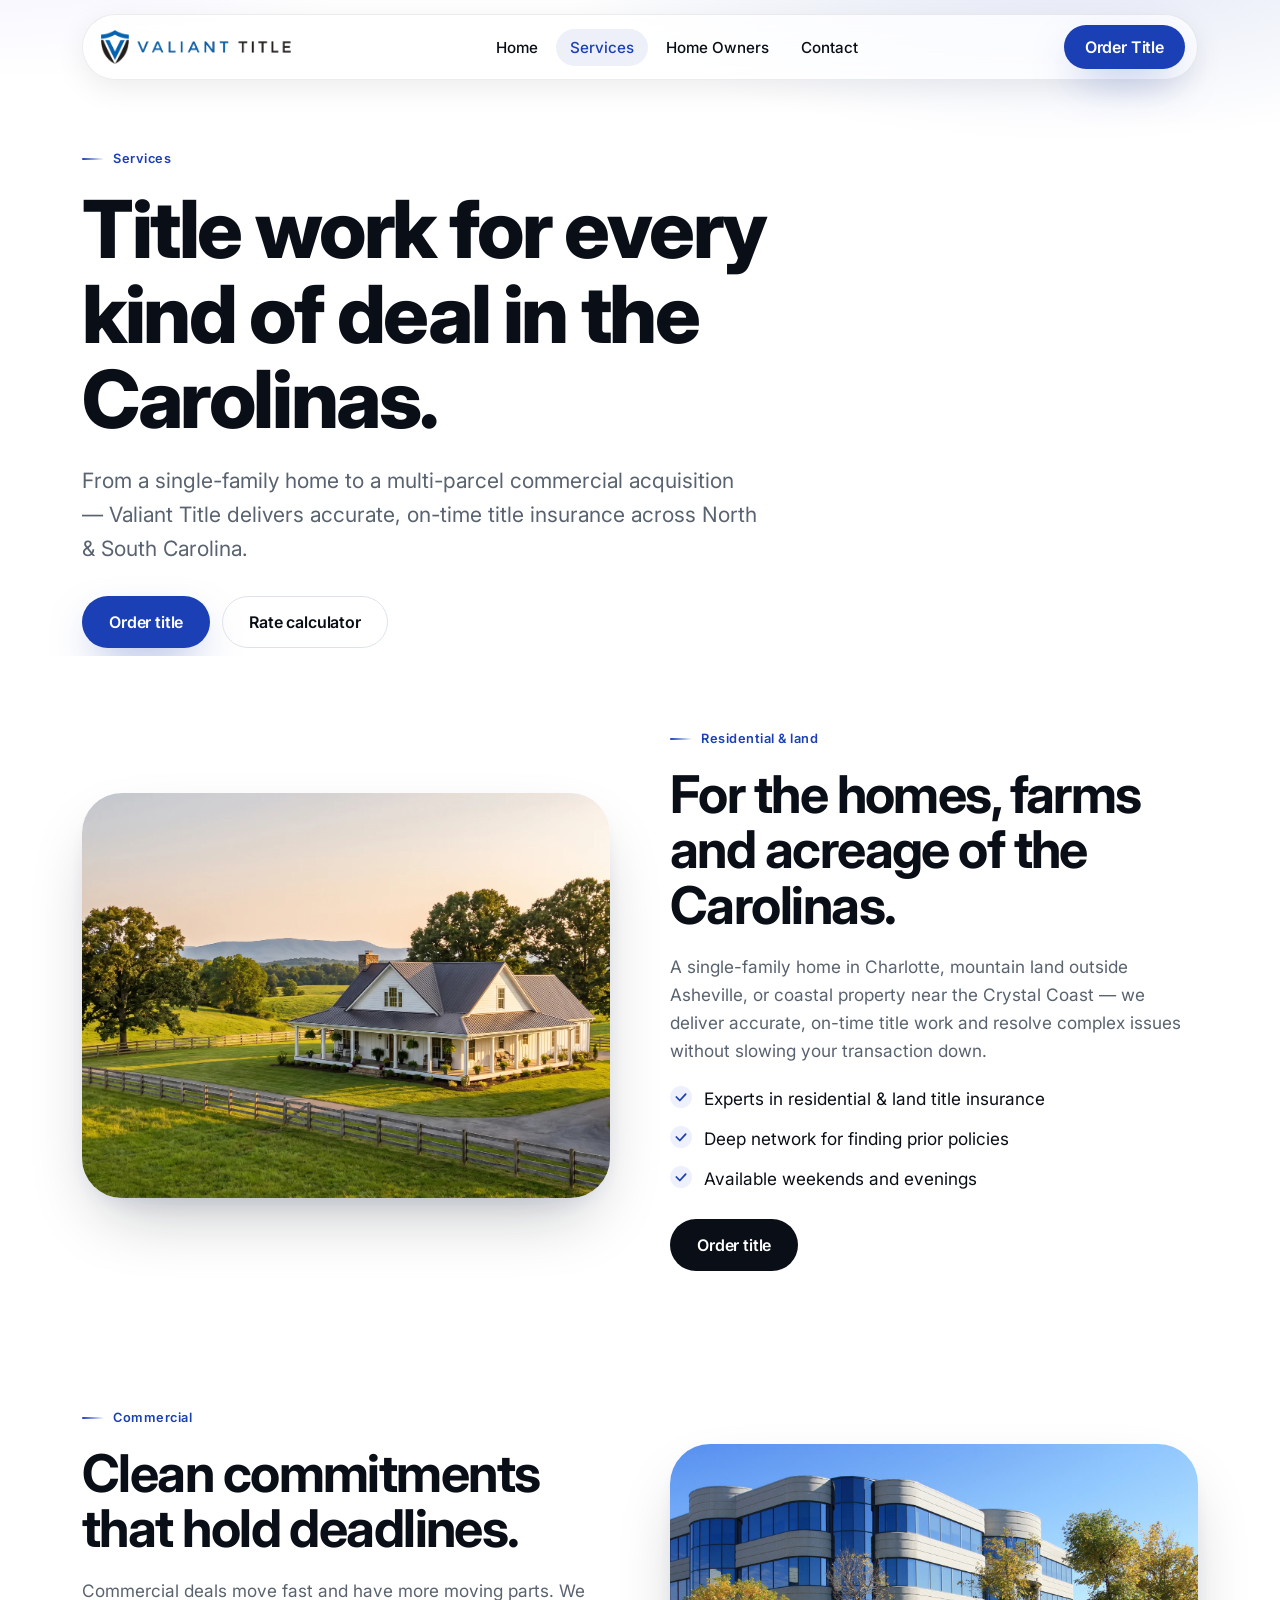
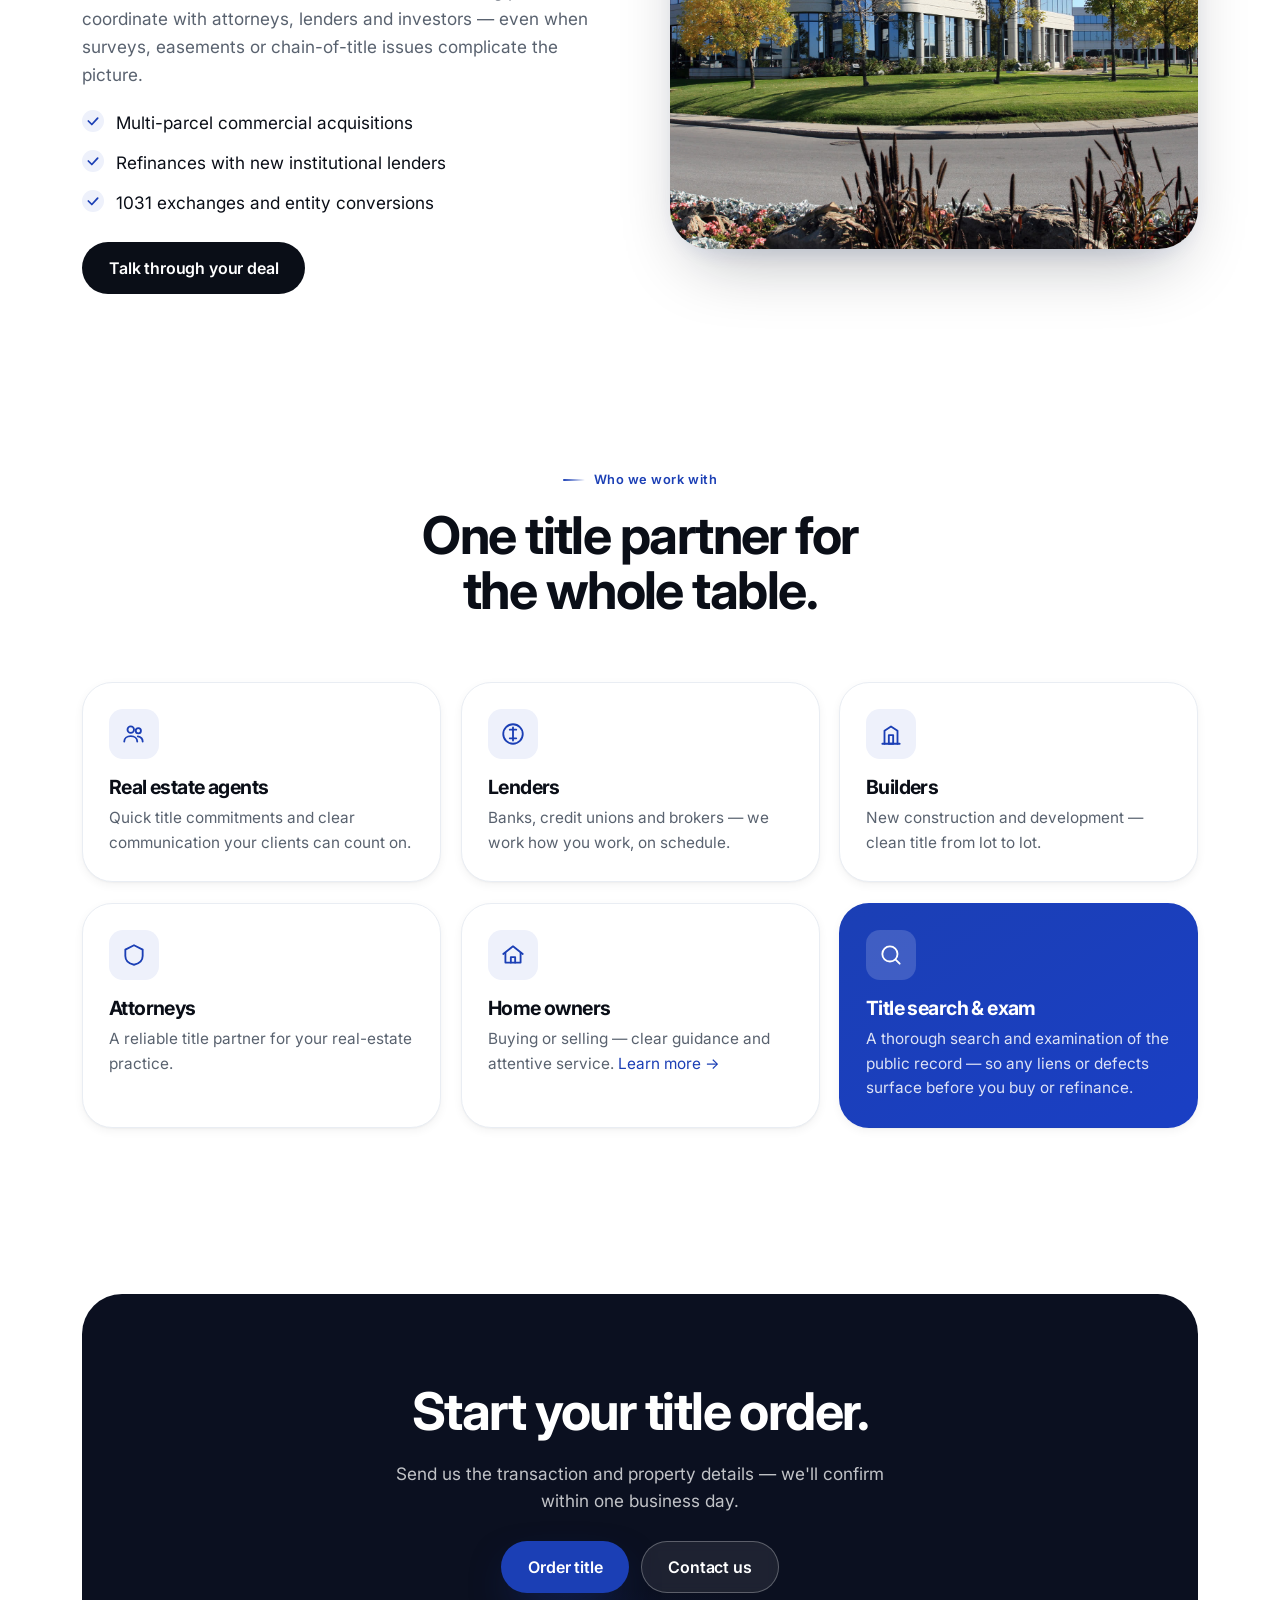
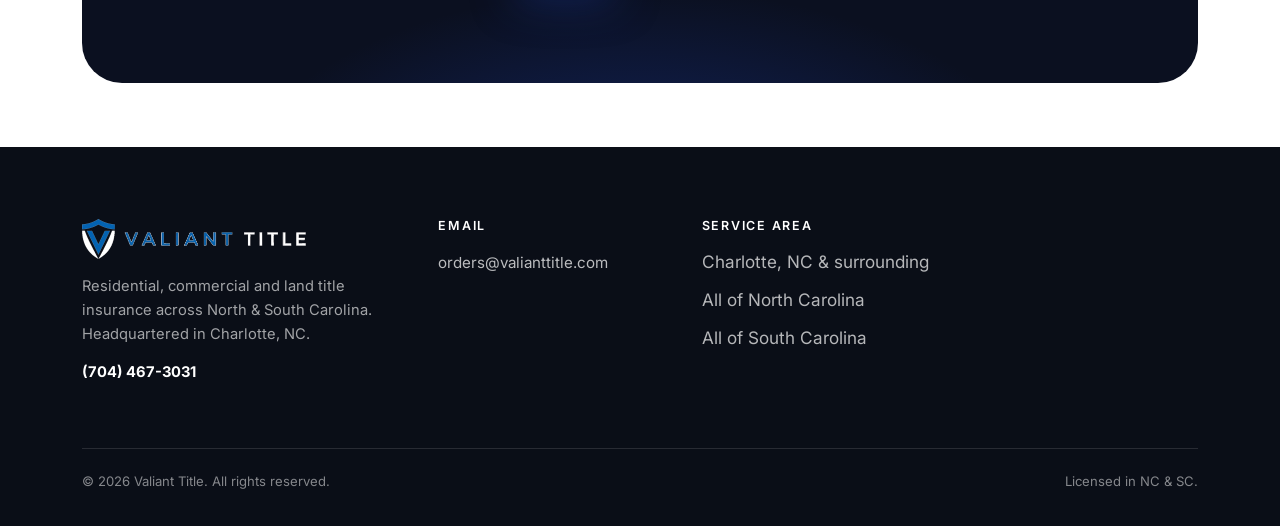
<file: services.html>
<!DOCTYPE html>
<html lang="en">
<head>
  <meta charset="UTF-8">
  <meta name="viewport" content="width=device-width, initial-scale=1, viewport-fit=cover">
  <title>Services — Title Insurance in NC &amp; SC | Valiant Title</title>
  <meta name="description" content="Residential, land and commercial title insurance for real estate, lenders and builders across North and South Carolina.">
  <link rel="canonical" href="https://valianttitle.com/services.html">
  <meta property="og:type" content="website">
  <meta property="og:title" content="Services | Valiant Title">
  <meta property="og:description" content="Residential, land, and commercial title insurance across the Carolinas.">
  <meta property="og:url" content="https://valianttitle.com/services.html">
  <meta property="og:image" content="https://valianttitle.com/assets/og-services.jpg">
  <meta name="twitter:card" content="summary_large_image">
  <link rel="icon" href="assets/favicon.png" type="image/png">
  <link rel="preconnect" href="https://fonts.googleapis.com">
  <link rel="preconnect" href="https://fonts.gstatic.com" crossorigin>
  <link href="https://fonts.googleapis.com/css2?family=Inter:wght@400;500;600;700;800&display=swap" rel="stylesheet">
  <link rel="stylesheet" href="styles.css">
  <script type="application/ld+json">
  {"@context":"https://schema.org","@type":"Service","serviceType":"Title Insurance","provider":{"@type":"LocalBusiness","name":"Valiant Title"},"areaServed":["North Carolina","South Carolina"],"description":"Residential, land, and commercial title insurance for real estate, lenders, and builders."}
  </script>
</head>
<body>

  <header class="site-header">
    <div class="container">
      <div class="nav-shell">
        <a href="index.html" class="brand" aria-label="Valiant Title — Home"><img src="assets/valiant-logo.png" alt="Valiant Title"></a>
        <nav class="nav" aria-label="Primary">
          <ul>
            <li><a href="index.html">Home</a></li>
            <li><a href="services.html" aria-current="page">Services</a></li>
            <li><a href="home-owners.html">Home Owners</a></li>
            <li><a href="contact.html">Contact</a></li>
          </ul>
        </nav>
        <div style="display:flex; align-items:center; gap:10px;">
          <a class="btn btn--primary nav-cta" href="mailto:orders@valianttitle.com?subject=Title%20Order" style="min-height:44px; padding:0 20px;">Order Title</a>
          <button class="nav-toggle" data-nav-toggle aria-label="Open menu" aria-expanded="false"><span></span><span></span><span></span></button>
        </div>
      </div>
    </div>
  </header>

  <div class="m-menu" data-menu aria-hidden="true">
    <div class="container" style="display:flex; flex-direction:column; flex:1;">
      <div class="m-menu__head">
        <a href="index.html" class="brand"><img src="assets/valiant-logo.png" alt="Valiant Title"></a>
        <button class="m-menu__close" data-menu-close aria-label="Close menu">×</button>
      </div>
      <ul class="m-menu__list">
        <li><a href="index.html">Home</a></li>
        <li><a href="services.html">Services</a></li>
        <li><a href="home-owners.html">Home Owners</a></li>
        <li><a href="contact.html">Contact</a></li>
      </ul>
      <div class="m-menu__foot">
        <a class="btn btn--primary" href="mailto:orders@valianttitle.com?subject=Title%20Order">Order Title</a>
        <p class="m-menu__contact">Call <a href="tel:+17044673031">(704) 467-3031</a> &middot; <a href="mailto:orders@valianttitle.com">orders@valianttitle.com</a></p>
      </div>
    </div>
  </div>

  <main>

    <!-- Page hero -->
    <section class="hero">
      <div class="container">
        <div style="max-width: 760px; padding-block: 20px 8px;" data-reveal>
          <p class="eyebrow">Services</p>
          <h1>Title work for every kind of deal in the Carolinas.</h1>
          <p class="hero__lead" style="max-width: 52ch;">From a single-family home to a multi-parcel commercial acquisition — Valiant Title delivers accurate, on-time title insurance across North &amp; South Carolina.</p>
          <div class="btn-row" style="margin-top: 8px;">
            <a class="btn btn--primary" href="mailto:orders@valianttitle.com?subject=Title%20Order">Order title</a>
            <a class="btn btn--ghost" href="http://facc.firstam.com/" target="_blank" rel="noopener noreferrer">Rate calculator</a>
          </div>
        </div>
      </div>
    </section>

    <!-- Residential split -->
    <section class="section section--tight" id="residential">
      <div class="container">
        <div class="split">
          <div class="split__media" data-reveal><img src="assets/residential-land.webp" alt="Carolinas farmhouse on open acreage"></div>
          <div data-reveal data-reveal-d="1">
            <p class="eyebrow">Residential &amp; land</p>
            <h2>For the homes, farms and acreage of the Carolinas.</h2>
            <p class="muted">A single-family home in Charlotte, mountain land outside Asheville, or coastal property near the Crystal Coast — we deliver accurate, on-time title work and resolve complex issues without slowing your transaction down.</p>
            <ul class="check">
              <li>Experts in residential &amp; land title insurance</li>
              <li>Deep network for finding prior policies</li>
              <li>Available weekends and evenings</li>
            </ul>
            <div class="btn-row"><a class="btn btn--dark" href="mailto:orders@valianttitle.com?subject=Title%20Order">Order title</a></div>
          </div>
        </div>
      </div>
    </section>

    <!-- Commercial split -->
    <section class="section section--tight" id="commercial">
      <div class="container">
        <div class="split split--rev">
          <div class="split__media" data-reveal><img src="assets/commercial.jpg" alt="Modern commercial office building"></div>
          <div data-reveal data-reveal-d="1">
            <p class="eyebrow">Commercial</p>
            <h2>Clean commitments that hold deadlines.</h2>
            <p class="muted">Commercial deals move fast and have more moving parts. We coordinate with attorneys, lenders and investors — even when surveys, easements or chain-of-title issues complicate the picture.</p>
            <ul class="check">
              <li>Multi-parcel commercial acquisitions</li>
              <li>Refinances with new institutional lenders</li>
              <li>1031 exchanges and entity conversions</li>
            </ul>
            <div class="btn-row"><a class="btn btn--dark" href="contact.html">Talk through your deal</a></div>
          </div>
        </div>
      </div>
    </section>

    <!-- Who we serve — bento -->
    <section class="section" id="lenders">
      <div class="container">
        <div class="section-head center" data-reveal>
          <p class="eyebrow">Who we work with</p>
          <h2>One title partner for the whole table.</h2>
        </div>
        <div class="bento">
          <div class="tile" data-tilt data-reveal>
            <span class="tile__icon"><svg viewBox="0 0 24 24" fill="none" stroke="currentColor" stroke-width="1.7" stroke-linecap="round" stroke-linejoin="round"><circle cx="9" cy="8" r="3"/><circle cx="16" cy="9" r="2.4"/><path d="M3 19c0-3 2.5-5 6-5s6 2 6 5"/><path d="M15.5 14.2c2.4.4 4.5 2 4.5 4.8"/></svg></span>
            <h3>Real estate agents</h3><p>Quick title commitments and clear communication your clients can count on.</p>
          </div>
          <div class="tile" data-tilt data-reveal data-reveal-d="1">
            <span class="tile__icon"><svg viewBox="0 0 24 24" fill="none" stroke="currentColor" stroke-width="1.7" stroke-linecap="round" stroke-linejoin="round"><circle cx="12" cy="12" r="9"/><path d="M9 8h6M9 16h6M12 6v12"/></svg></span>
            <h3>Lenders</h3><p>Banks, credit unions and brokers — we work how you work, on schedule.</p>
          </div>
          <div class="tile" data-tilt data-reveal data-reveal-d="2">
            <span class="tile__icon"><svg viewBox="0 0 24 24" fill="none" stroke="currentColor" stroke-width="1.7" stroke-linecap="round" stroke-linejoin="round"><path d="M4 21h16"/><path d="M6 21V9l6-4 6 4v12"/><path d="M10 13h4v8h-4z"/></svg></span>
            <h3>Builders</h3><p>New construction and development — clean title from lot to lot.</p>
          </div>
          <div class="tile" data-tilt data-reveal data-reveal-d="1">
            <span class="tile__icon"><svg viewBox="0 0 24 24" fill="none" stroke="currentColor" stroke-width="1.7" stroke-linecap="round" stroke-linejoin="round"><path d="M12 3l8 4v6c0 4-3 7-8 8-5-1-8-4-8-8V7z"/></svg></span>
            <h3>Attorneys</h3><p>A reliable title partner for your real-estate practice.</p>
          </div>
          <div class="tile" data-tilt data-reveal data-reveal-d="2">
            <span class="tile__icon"><svg viewBox="0 0 24 24" fill="none" stroke="currentColor" stroke-width="1.7" stroke-linecap="round" stroke-linejoin="round"><path d="M3 11l9-7 9 7"/><path d="M5 10v9h14v-9"/><path d="M10 19v-5h4v5"/></svg></span>
            <h3>Home owners</h3><p>Buying or selling — clear guidance and attentive service. <a href="home-owners.html">Learn more →</a></p>
          </div>
          <div class="tile tile--blue" data-tilt data-reveal data-reveal-d="3" id="search">
            <span class="tile__icon"><svg viewBox="0 0 24 24" fill="none" stroke="currentColor" stroke-width="1.7" stroke-linecap="round" stroke-linejoin="round"><circle cx="11" cy="11" r="7"/><path d="m20 20-3.5-3.5"/></svg></span>
            <h3>Title search &amp; exam</h3><p>A thorough search and examination of the public record — so any liens or defects surface before you buy or refinance.</p>
          </div>
        </div>
      </div>
    </section>

    <!-- CTA -->
    <section class="section section--tight">
      <div class="container">
        <div class="cta" data-reveal>
          <h2>Start your title order.</h2>
          <p>Send us the transaction and property details — we'll confirm within one business day.</p>
          <div class="btn-row center" style="margin-top:26px;">
            <a class="btn btn--primary" href="mailto:orders@valianttitle.com?subject=Title%20Order">Order title</a>
            <a class="btn btn--ghost-light" href="contact.html">Contact us</a>
          </div>
        </div>
      </div>
    </section>

  </main>

  <footer class="footer">
    <div class="container">
      <div class="footer__grid">
        <div class="footer__brand">
          <img src="assets/valiant-logo-light.png" alt="Valiant Title">
          <p>Residential, commercial and land title insurance across North &amp; South Carolina. Headquartered in Charlotte, NC.</p>
          <p><strong style="color:#fff;">(704) 467-3031</strong></p>
        </div>
        <div><h4>Email</h4><ul><li><a href="mailto:orders@valianttitle.com">orders@valianttitle.com</a></li></ul></div>
        <div><h4>Service Area</h4><ul><li>Charlotte, NC &amp; surrounding</li><li>All of North Carolina</li><li>All of South Carolina</li></ul></div>
      </div>
      <div class="footer__bottom"><span>© <span id="year"></span> Valiant Title. All rights reserved.</span><span>Licensed in NC &amp; SC.</span></div>
    </div>
  </footer>

  <script src="main.js" defer></script>
</body>
</html>
</file>
<file: styles.css>
/* =========================================================================
   VALIANT TITLE — Design System (v2, ground-up)
   Apple-inspired: big type, deep whitespace, floating/tilting cards, bento
   layout. Palette: near-black ink + electric blue (from the logo) + white.
   ========================================================================= */

:root {
  --bg:            #ffffff;
  --ink:           #0a0e17;   /* near-black */
  --ink-soft:      #141a29;
  --ink-panel:     #0b1020;   /* dark section bg */

  --blue:          #1b3fb5;   /* deep royal blue */
  --blue-600:      #142e88;
  --blue-400:      #5878e0;
  --blue-050:      #eef1fb;
  --blue-100:      #d6ddf4;

  --muted:         #59626f;
  --muted-2:       #8b94a3;
  --line:          #e9edf3;
  --line-2:        #dde3ec;
  --card:          #ffffff;

  --radius:        14px;
  --radius-lg:     22px;
  --radius-xl:     30px;
  --radius-2xl:    40px;

  --shadow-1: 0 1px 2px rgba(10,14,23,.04), 0 3px 10px rgba(10,14,23,.05);
  --shadow-2: 0 10px 28px rgba(10,14,23,.09), 0 2px 8px rgba(10,14,23,.05);
  --shadow-float: 0 30px 70px -24px rgba(10,14,23,.32), 0 10px 30px -16px rgba(27,63,181,.20);
  --shadow-blue: 0 18px 44px -14px rgba(27,63,181,.55);

  --font: "Inter", system-ui, -apple-system, "Segoe UI", Roboto, "Helvetica Neue", Arial, sans-serif;
  --header-h: 74px;
  --ease: cubic-bezier(.16,1,.3,1);
}

*, *::before, *::after { box-sizing: border-box; }
html { -webkit-text-size-adjust: 100%; scroll-behavior: smooth; }
body {
  margin: 0;
  font-family: var(--font);
  font-size: clamp(1rem, 0.3vw + 0.95rem, 1.075rem);
  line-height: 1.62;
  color: var(--ink);
  background: var(--bg);
  -webkit-font-smoothing: antialiased;
  text-rendering: optimizeLegibility;
  overflow-x: hidden;
}
img, svg, video { display: block; max-width: 100%; height: auto; }

h1, h2, h3, h4 {
  margin: 0 0 .4em;
  font-weight: 700;
  letter-spacing: -0.03em;
  line-height: 1.06;
  color: var(--ink);
}
h1 { font-size: clamp(2.6rem, 5.4vw + 1rem, 5rem); font-weight: 800; }
h2 { font-size: clamp(2rem, 3vw + 1rem, 3.25rem); }
h3 { font-size: clamp(1.3rem, 1vw + 1rem, 1.65rem); }
p  { margin: 0 0 1em; }
a  { color: var(--blue); text-decoration: none; }
a:hover { text-decoration: underline; }
::selection { background: var(--blue); color: #fff; }

section[id], [id] { scroll-margin-top: calc(var(--header-h) + 24px); }

/* ---------- Layout ---------- */
.container { width: 100%; max-width: 1180px; margin-inline: auto; padding-inline: 22px; }
@media (min-width: 768px) { .container { padding-inline: 32px; } }
.section { padding-block: clamp(64px, 8vw, 128px); }
.section--tight { padding-block: clamp(48px, 5vw, 84px); }
.center { text-align: center; }

.eyebrow {
  display: inline-flex; align-items: center; gap: 9px;
  font-size: .8rem; font-weight: 600; letter-spacing: .04em;
  color: var(--blue); margin: 0 0 18px;
}
.eyebrow::before {
  content: ""; width: 22px; height: 2px; border-radius: 2px;
  background: linear-gradient(90deg, var(--blue), transparent);
}
.center .eyebrow { justify-content: center; }
.lead { font-size: clamp(1.08rem, 0.5vw + 1rem, 1.3rem); color: var(--muted); line-height: 1.6; }
.section-head { max-width: 46ch; margin: 0 auto clamp(40px,5vw,68px); }
.section-head.center { text-align: center; }
.muted { color: var(--muted); }
.blue { color: var(--blue); }

/* Gradient headline word */
.grad {
  background: linear-gradient(120deg, var(--blue) 0%, #6f52ff 100%);
  -webkit-background-clip: text; background-clip: text; color: transparent;
}

/* ---------- Buttons ---------- */
.btn {
  display: inline-flex; align-items: center; justify-content: center; gap: 9px;
  min-height: 52px; padding: 0 26px; border-radius: 999px;
  font-weight: 600; font-size: 1rem; line-height: 1; letter-spacing: -0.01em;
  border: 1px solid transparent; cursor: pointer; text-decoration: none;
  transition: transform .25s var(--ease), box-shadow .25s var(--ease), background .2s ease, color .2s ease;
  white-space: nowrap;
}
.btn:hover { text-decoration: none; transform: translateY(-2px); }
.btn:active { transform: translateY(0); }
.btn--primary { background: var(--blue); color: #fff; box-shadow: var(--shadow-blue); }
.btn--primary:hover { background: var(--blue-600); }
.btn--dark { background: var(--ink); color: #fff; }
.btn--dark:hover { background: #1b2333; }
.btn--ghost { background: transparent; color: var(--ink); border-color: var(--line-2); }
.btn--ghost:hover { border-color: var(--ink); background: #f7f8fb; }
.btn--light { background: #fff; color: var(--ink); }
.btn--light:hover { background: #eef1f6; }
.btn--ghost-light { background: rgba(255,255,255,.08); color:#fff; border-color: rgba(255,255,255,.28); backdrop-filter: blur(6px); }
.btn--ghost-light:hover { background: rgba(255,255,255,.16); border-color: rgba(255,255,255,.5); }
.btn--block { width: 100%; }
.btn-row { display: flex; flex-wrap: wrap; gap: 12px; }
.center .btn-row { justify-content: center; }

/* ---------- Header (floating pill nav) ---------- */
.site-header {
  position: fixed; inset: 0 0 auto 0; z-index: 100;
  padding: 14px 0; transition: padding .3s var(--ease);
}
.nav-shell {
  display: flex; align-items: center; justify-content: space-between; gap: 16px;
  padding: 10px 12px 10px 18px;
  background: rgba(255,255,255,.72);
  border: 1px solid rgba(16,22,38,.08);
  border-radius: 999px;
  box-shadow: 0 8px 30px rgba(10,14,23,.08);
  backdrop-filter: saturate(180%) blur(16px);
  -webkit-backdrop-filter: saturate(180%) blur(16px);
  transition: box-shadow .3s var(--ease), background .3s var(--ease);
}
.site-header.is-scrolled .nav-shell { background: rgba(255,255,255,.9); box-shadow: 0 12px 34px rgba(10,14,23,.12); }
.brand { display: inline-flex; align-items: center; }
.brand img { height: 30px; width: auto; }
@media (min-width:768px){ .brand img { height: 34px; } }
.nav { display: none; }
.nav ul { display: flex; align-items: center; gap: 4px; list-style: none; margin: 0; padding: 0; }
.nav a { color: var(--ink); font-weight: 500; font-size: .95rem; padding: 9px 14px; border-radius: 999px; transition: background .15s ease, color .15s ease; }
.nav a:hover, .nav a[aria-current="page"] { background: rgba(27,63,181,.08); color: var(--blue); text-decoration: none; }
.nav-cta { display: none; }
@media (min-width: 980px) { .nav { display: block; } .nav-cta { display: inline-flex; } }
.nav-toggle {
  display: inline-flex; align-items: center; justify-content: center;
  width: 46px; height: 46px; border-radius: 999px; border: 1px solid var(--line-2);
  background: #fff; cursor: pointer; gap: 4px; flex-direction: column;
}
.nav-toggle span { width: 18px; height: 2px; background: var(--ink); border-radius: 2px; display: block; }
@media (min-width: 980px) { .nav-toggle { display: none; } }

/* Mobile menu */
.m-menu {
  position: fixed; inset: 0; z-index: 200; background: rgba(255,255,255,.96);
  backdrop-filter: blur(20px); -webkit-backdrop-filter: blur(20px);
  display: flex; flex-direction: column; padding: 20px 22px 32px;
  opacity: 0; pointer-events: none; transform: translateY(-8px);
  transition: opacity .25s var(--ease), transform .25s var(--ease);
}
.m-menu[data-open="true"] { opacity: 1; pointer-events: auto; transform: none; }
.m-menu__head { display: flex; align-items: center; justify-content: space-between; height: var(--header-h); }
.m-menu__close { width: 46px; height: 46px; border-radius: 999px; border: 1px solid var(--line-2); background:#fff; font-size: 22px; cursor: pointer; color: var(--ink); }
.m-menu__list { list-style: none; margin: 24px 0 0; padding: 0; display: flex; flex-direction: column; }
.m-menu__list a { display: block; padding: 18px 4px; font-size: 1.6rem; font-weight: 600; letter-spacing: -0.02em; color: var(--ink); border-bottom: 1px solid var(--line); }
.m-menu__foot { margin-top: auto; padding-top: 24px; display: grid; gap: 12px; }
.m-menu__foot .btn { width: 100%; }
.m-menu__contact { color: var(--muted); font-size: .95rem; }
@media (min-width: 980px) { .m-menu { display: none; } }

/* ---------- HERO ---------- */
.hero { position: relative; padding-top: calc(var(--header-h) + 46px); overflow: hidden; }
.hero::before {
  content: ""; position: absolute; z-index: 0; inset: -20% -10% auto -10%; height: 620px;
  background:
    radial-gradient(60% 60% at 78% 8%, rgba(27,63,181,.14) 0%, transparent 60%),
    radial-gradient(46% 50% at 8% 4%, rgba(111,82,255,.10) 0%, transparent 60%);
  pointer-events: none;
}
.hero__grid { position: relative; z-index: 1; display: grid; grid-template-columns: 1fr; gap: 44px; align-items: center; }
@media (min-width: 1000px) { .hero__grid { grid-template-columns: 1.02fr .98fr; gap: 40px; padding-block: 40px 72px; } }
.hero__kicker {
  display: inline-flex; align-items: center; gap: 10px; padding: 7px 14px 7px 8px;
  background: #fff; border: 1px solid var(--line); border-radius: 999px;
  box-shadow: var(--shadow-1); font-size: .82rem; font-weight: 600; color: var(--ink);
  margin-bottom: 24px;
}
.hero__kicker b { background: var(--blue); color: #fff; padding: 3px 9px; border-radius: 999px; font-size: .72rem; letter-spacing: .02em; }
.hero h1 { margin-bottom: 22px; }
.hero__lead { font-size: clamp(1.1rem, 0.6vw + 1rem, 1.32rem); color: var(--muted); max-width: 40ch; margin-bottom: 30px; }
.hero__cta { margin-bottom: 26px; }
.hero__meta { display: flex; flex-wrap: wrap; gap: 8px 22px; font-size: .9rem; color: var(--muted); }
.hero__meta b { color: var(--ink); font-weight: 600; }

/* Hero stage — floating cards */
.stage { position: relative; }
.stage__img {
  position: relative; z-index: 1; border-radius: var(--radius-2xl); overflow: hidden;
  box-shadow: var(--shadow-float); aspect-ratio: 4/5; background: var(--ink-panel);
}
@media (min-width: 1000px){ .stage__img { aspect-ratio: 4/4.4; } }
.stage__img img { width: 100%; height: 100%; object-fit: cover; }
.float-card {
  position: absolute; z-index: 2; background: rgba(255,255,255,.82);
  border: 1px solid rgba(255,255,255,.7); border-radius: 18px; padding: 14px 16px;
  box-shadow: var(--shadow-2); backdrop-filter: blur(14px); -webkit-backdrop-filter: blur(14px);
  display: flex; align-items: center; gap: 12px;
}
.float-card svg { flex-shrink: 0; }
.float-card b { display: block; font-size: .95rem; line-height: 1.15; }
.float-card span { display: block; font-size: .78rem; color: var(--muted); }
.float-card--tl { top: 22px; left: -14px; animation: floaty 6s var(--ease) infinite alternate; }
.float-card--br { bottom: 26px; right: -12px; animation: floaty 7s var(--ease) .4s infinite alternate; }
.float-badge {
  position: absolute; z-index: 2; right: -10px; top: 46%;
  background: var(--blue); color: #fff; border-radius: 16px; padding: 12px 16px;
  box-shadow: var(--shadow-blue); text-align: center; animation: floaty 5.5s var(--ease) .2s infinite alternate;
}
.float-badge b { display: block; font-size: 1.5rem; font-weight: 800; letter-spacing: -0.03em; }
.float-badge span { display: block; font-size: .68rem; letter-spacing: .08em; text-transform: uppercase; opacity: .85; }
@keyframes floaty { from { transform: translateY(0); } to { transform: translateY(-12px); } }
@media (prefers-reduced-motion: reduce){ .float-card, .float-badge { animation: none; } }
@media (max-width: 560px){ .float-card--tl{ left: 8px; } .float-card--br{ right: 8px; } .float-badge{ right: 6px; } }

/* ---------- Trust strip ---------- */
.trust { border-block: 1px solid var(--line); }
.trust__inner { display: flex; flex-wrap: wrap; align-items: center; justify-content: center; gap: 14px 40px; padding-block: 26px; }
.trust__label { width: 100%; text-align: center; font-size: .78rem; letter-spacing: .12em; text-transform: uppercase; color: var(--muted-2); margin-bottom: 6px; }
.trust__name { font-weight: 600; color: var(--ink); opacity: .72; }

/* ---------- Bento / floating cards ---------- */
.bento { display: grid; grid-template-columns: repeat(2, 1fr); gap: 16px; }
@media (min-width: 760px){ .bento { grid-template-columns: repeat(3, 1fr); gap: 20px; } }
.tile {
  position: relative; background: var(--card); border: 1px solid var(--line);
  border-radius: var(--radius-xl); padding: 26px; overflow: hidden;
  box-shadow: var(--shadow-1);
  transform: perspective(900px) rotateX(var(--ry,0)) rotateY(var(--rx,0));
  transition: transform .3s var(--ease), box-shadow .3s var(--ease), border-color .3s var(--ease);
  transform-style: preserve-3d; will-change: transform;
}
.tile:hover { box-shadow: var(--shadow-float); border-color: var(--blue-100); }
.tile__icon {
  width: 50px; height: 50px; border-radius: 14px; display: inline-flex; align-items: center; justify-content: center;
  background: var(--blue-050); color: var(--blue); margin-bottom: 18px;
  transition: background .25s ease, color .25s ease, transform .25s var(--ease);
}
.tile:hover .tile__icon { background: var(--blue); color: #fff; transform: translateY(-2px); }
.tile__icon svg { width: 26px; height: 26px; }
.tile h3 { font-size: 1.22rem; margin-bottom: 8px; }
.tile p { font-size: .96rem; color: var(--muted); margin: 0; }
.tile__link { display: inline-flex; align-items: center; gap: 6px; margin-top: 16px; font-weight: 600; font-size: .92rem; color: var(--blue); }
.tile__link::after { content: "→"; transition: transform .2s ease; }
.tile:hover .tile__link::after { transform: translateX(4px); }
.tile--wide { grid-column: span 2; }
@media (min-width: 760px){ .tile--tall { grid-row: span 2; } }
.tile--blue { background: linear-gradient(150deg, var(--blue) 0%, #1a3fc4 100%); color: #fff; border-color: transparent; }
.tile--blue h3, .tile--blue p { color: #fff; }
.tile--blue p { color: rgba(255,255,255,.85); }
.tile--blue .tile__icon { background: rgba(255,255,255,.16); color: #fff; }
.tile--blue .tile__link { color: #fff; }
.tile--image { padding: 0; min-height: 240px; border: none; color: #fff; }
.tile--image img { width: 100%; height: 100%; object-fit: cover; position: absolute; inset: 0; }
.tile--image .tile__cap { position: absolute; z-index: 2; left: 22px; right: 22px; bottom: 20px; color: #fff; }
.tile--image .tile__cap h3 { color: #fff; margin-bottom: 2px; }
.tile--image .tile__cap p { color: rgba(255,255,255,.85); }
.tile--image::after { content: ""; position: absolute; inset: 0; background: linear-gradient(180deg, rgba(10,14,23,0) 38%, rgba(10,14,23,.78) 100%); }

/* ---------- Dark feature section ---------- */
.panel { position: relative; background: var(--ink-panel); color: #fff; overflow: hidden; }
.panel::before {
  content: ""; position: absolute; inset: -30% -10% auto -10%; height: 560px; pointer-events: none;
  background: radial-gradient(50% 60% at 50% 0%, rgba(27,63,181,.34) 0%, transparent 62%);
}
.panel h2, .panel h3 { color: #fff; }
.panel .eyebrow { color: var(--blue-400); }
.panel .lead { color: rgba(255,255,255,.72); }
.glass-grid { display: grid; grid-template-columns: 1fr; gap: 16px; position: relative; z-index: 1; }
@media (min-width: 700px){ .glass-grid { grid-template-columns: repeat(2, 1fr); gap: 18px; } }
@media (min-width: 1000px){ .glass-grid { grid-template-columns: repeat(4, 1fr); } }
.glass {
  background: rgba(255,255,255,.05); border: 1px solid rgba(255,255,255,.12);
  border-radius: var(--radius-xl); padding: 24px;
  backdrop-filter: blur(8px); transition: transform .3s var(--ease), background .3s var(--ease), border-color .3s var(--ease);
}
.glass:hover { transform: translateY(-6px); background: rgba(255,255,255,.09); border-color: rgba(79,123,245,.5); }
.glass__num { font-size: .8rem; font-weight: 700; color: var(--blue-400); letter-spacing: .1em; margin-bottom: 14px; }
.glass h3 { font-size: 1.16rem; margin-bottom: 8px; }
.glass p { color: rgba(255,255,255,.68); font-size: .95rem; margin: 0; }

/* ---------- Stats (floating) ---------- */
.stats { display: grid; grid-template-columns: repeat(2, 1fr); gap: 14px; }
@media (min-width: 760px){ .stats { grid-template-columns: repeat(4, 1fr); gap: 20px; } }
.stat {
  background: #fff; border: 1px solid var(--line); border-radius: var(--radius-lg);
  padding: 26px 22px; text-align: center; box-shadow: var(--shadow-1);
  transition: transform .3s var(--ease), box-shadow .3s var(--ease);
}
.stat:hover { transform: translateY(-6px); box-shadow: var(--shadow-2); }
.stat b { display: block; font-size: clamp(1.9rem, 2vw + 1rem, 2.7rem); font-weight: 800; letter-spacing: -0.03em; color: var(--ink); line-height: 1; }
.stat span { display: block; margin-top: 10px; font-size: .84rem; color: var(--muted); }

/* ---------- Split feature blocks ---------- */
.split { display: grid; grid-template-columns: 1fr; gap: 34px; align-items: center; }
@media (min-width: 920px){ .split { grid-template-columns: 1fr 1fr; gap: 60px; } .split--rev .split__media { order: 2; } }
.split__media { border-radius: var(--radius-2xl); overflow: hidden; box-shadow: var(--shadow-float); }
.split__media img { width: 100%; aspect-ratio: 3/2.3; object-fit: cover; }
.check { list-style: none; margin: 20px 0 26px; padding: 0; display: grid; gap: 12px; }
.check li { position: relative; padding-left: 34px; color: var(--ink); }
.check li::before {
  content: ""; position: absolute; left: 0; top: 1px; width: 22px; height: 22px; border-radius: 999px;
  background: var(--blue-050) url("data:image/svg+xml;utf8,<svg xmlns='http://www.w3.org/2000/svg' viewBox='0 0 24 24' fill='none' stroke='%231b3fb5' stroke-width='3' stroke-linecap='round' stroke-linejoin='round'><polyline points='4 12 10 18 20 7'/></svg>") center / 14px no-repeat;
}

/* ---------- Accordion ---------- */
.acc { display: grid; gap: 12px; max-width: 820px; margin-inline: auto; }
.acc details { background: #fff; border: 1px solid var(--line); border-radius: var(--radius-lg); box-shadow: var(--shadow-1); overflow: hidden; }
.acc summary { cursor: pointer; list-style: none; padding: 20px 56px 20px 24px; font-weight: 600; font-size: 1.06rem; position: relative; }
.acc summary::-webkit-details-marker { display: none; }
.acc summary::after { content: "+"; position: absolute; right: 22px; top: 50%; transform: translateY(-50%); font-size: 1.5rem; color: var(--blue); font-weight: 400; transition: transform .2s ease; }
.acc details[open] summary::after { transform: translateY(-50%) rotate(45deg); }
.acc__body { padding: 0 24px 22px; color: var(--muted); }
.acc__body p:last-child { margin-bottom: 0; }
.acc__body ul { padding-left: 1.1em; }

/* ---------- Forms ---------- */
.form-card { background: #fff; border: 1px solid var(--line); border-radius: var(--radius-2xl); padding: clamp(24px, 4vw, 44px); box-shadow: var(--shadow-float); }
.form { display: grid; grid-template-columns: 1fr; gap: 16px; }
.form fieldset { border: 0; margin: 0; padding: 0; }
.form legend { font-weight: 700; font-size: 1.05rem; letter-spacing: -0.01em; margin-bottom: 4px; padding: 0; }
.form-grid { display: grid; grid-template-columns: 1fr; gap: 16px; margin-top: 14px; }
@media (min-width: 720px){ .form-grid { grid-template-columns: 1fr 1fr; } }
.field { display: flex; flex-direction: column; gap: 7px; }
.field--full { grid-column: 1 / -1; }
.field label { font-size: .88rem; font-weight: 600; color: var(--ink); }
.field input, .field select, .field textarea {
  width: 100%; min-height: 52px; padding: 13px 15px; font: inherit; color: var(--ink);
  background: #fbfcfe; border: 1px solid var(--line-2); border-radius: 12px; transition: border-color .15s ease, box-shadow .15s ease, background .15s ease;
}
.field textarea { min-height: 140px; resize: vertical; }
.field input:focus, .field select:focus, .field textarea:focus { outline: none; background:#fff; border-color: var(--blue); box-shadow: 0 0 0 4px rgba(27,63,181,.14); }
.field .hint { font-size: .8rem; color: var(--muted); }
.form-note { font-size: .84rem; color: var(--muted); background: var(--blue-050); border-radius: 12px; padding: 14px 16px; }
.form-actions { display: flex; flex-wrap: wrap; align-items: center; gap: 14px; margin-top: 8px; }

/* ---------- CTA band ---------- */
.cta {
  position: relative; overflow: hidden; border-radius: var(--radius-2xl);
  background: var(--ink-panel); color: #fff; text-align: center; padding: clamp(48px, 7vw, 92px) 24px;
}
.cta::before { content: ""; position: absolute; inset: auto -10% -40% -10%; height: 480px; background: radial-gradient(50% 80% at 50% 100%, rgba(27,63,181,.5) 0%, transparent 65%); }
.cta > * { position: relative; z-index: 1; }
.cta h2 { color: #fff; }
.cta p { color: rgba(255,255,255,.75); max-width: 48ch; margin-inline: auto; }

/* ---------- Footer ---------- */
.footer { background: var(--ink); color: rgba(255,255,255,.7); padding: 72px 0 34px; }
.footer__grid { display: grid; grid-template-columns: 1fr; gap: 34px; }
@media (min-width: 720px){ .footer__grid { grid-template-columns: 1.4fr 1fr 1fr 1fr; gap: 30px; } }
.footer__brand img { height: 40px; margin-bottom: 16px; }
.footer p { color: rgba(255,255,255,.62); font-size: .92rem; }
.footer h4 { color: #fff; font-size: .78rem; letter-spacing: .14em; text-transform: uppercase; margin-bottom: 16px; font-weight: 600; }
.footer ul { list-style: none; margin: 0; padding: 0; display: grid; gap: 10px; }
.footer a { color: rgba(255,255,255,.72); font-size: .95rem; }
.footer a:hover { color: #fff; }
.footer__bottom { margin-top: 48px; padding-top: 22px; border-top: 1px solid rgba(255,255,255,.12); display: flex; flex-wrap: wrap; justify-content: space-between; gap: 12px; font-size: .82rem; color: rgba(255,255,255,.5); }

/* ---------- Reveal ---------- */
[data-reveal] { opacity: 0; transform: translateY(26px); transition: opacity .8s var(--ease), transform .8s var(--ease); will-change: opacity, transform; }
[data-reveal].in { opacity: 1; transform: none; }
[data-reveal-d="1"]{ transition-delay: .07s; } [data-reveal-d="2"]{ transition-delay: .14s; }
[data-reveal-d="3"]{ transition-delay: .21s; } [data-reveal-d="4"]{ transition-delay: .28s; }
@media (prefers-reduced-motion: reduce){ [data-reveal]{ opacity:1 !important; transform:none !important; } }

.sr-only { position:absolute; width:1px; height:1px; padding:0; margin:-1px; overflow:hidden; clip:rect(0,0,0,0); white-space:nowrap; border:0; }

/* CTA button row centering (element carries both .btn-row and .center) */
.cta .btn-row, .btn-row.center { justify-content: center; }

/* FAQ accordion sits inside a dark .panel — force readable dark text */
.acc summary { color: var(--ink); }
.acc__body, .acc__body p, .acc__body li { color: var(--muted); }
.acc__body a { color: var(--blue); }
</file>
